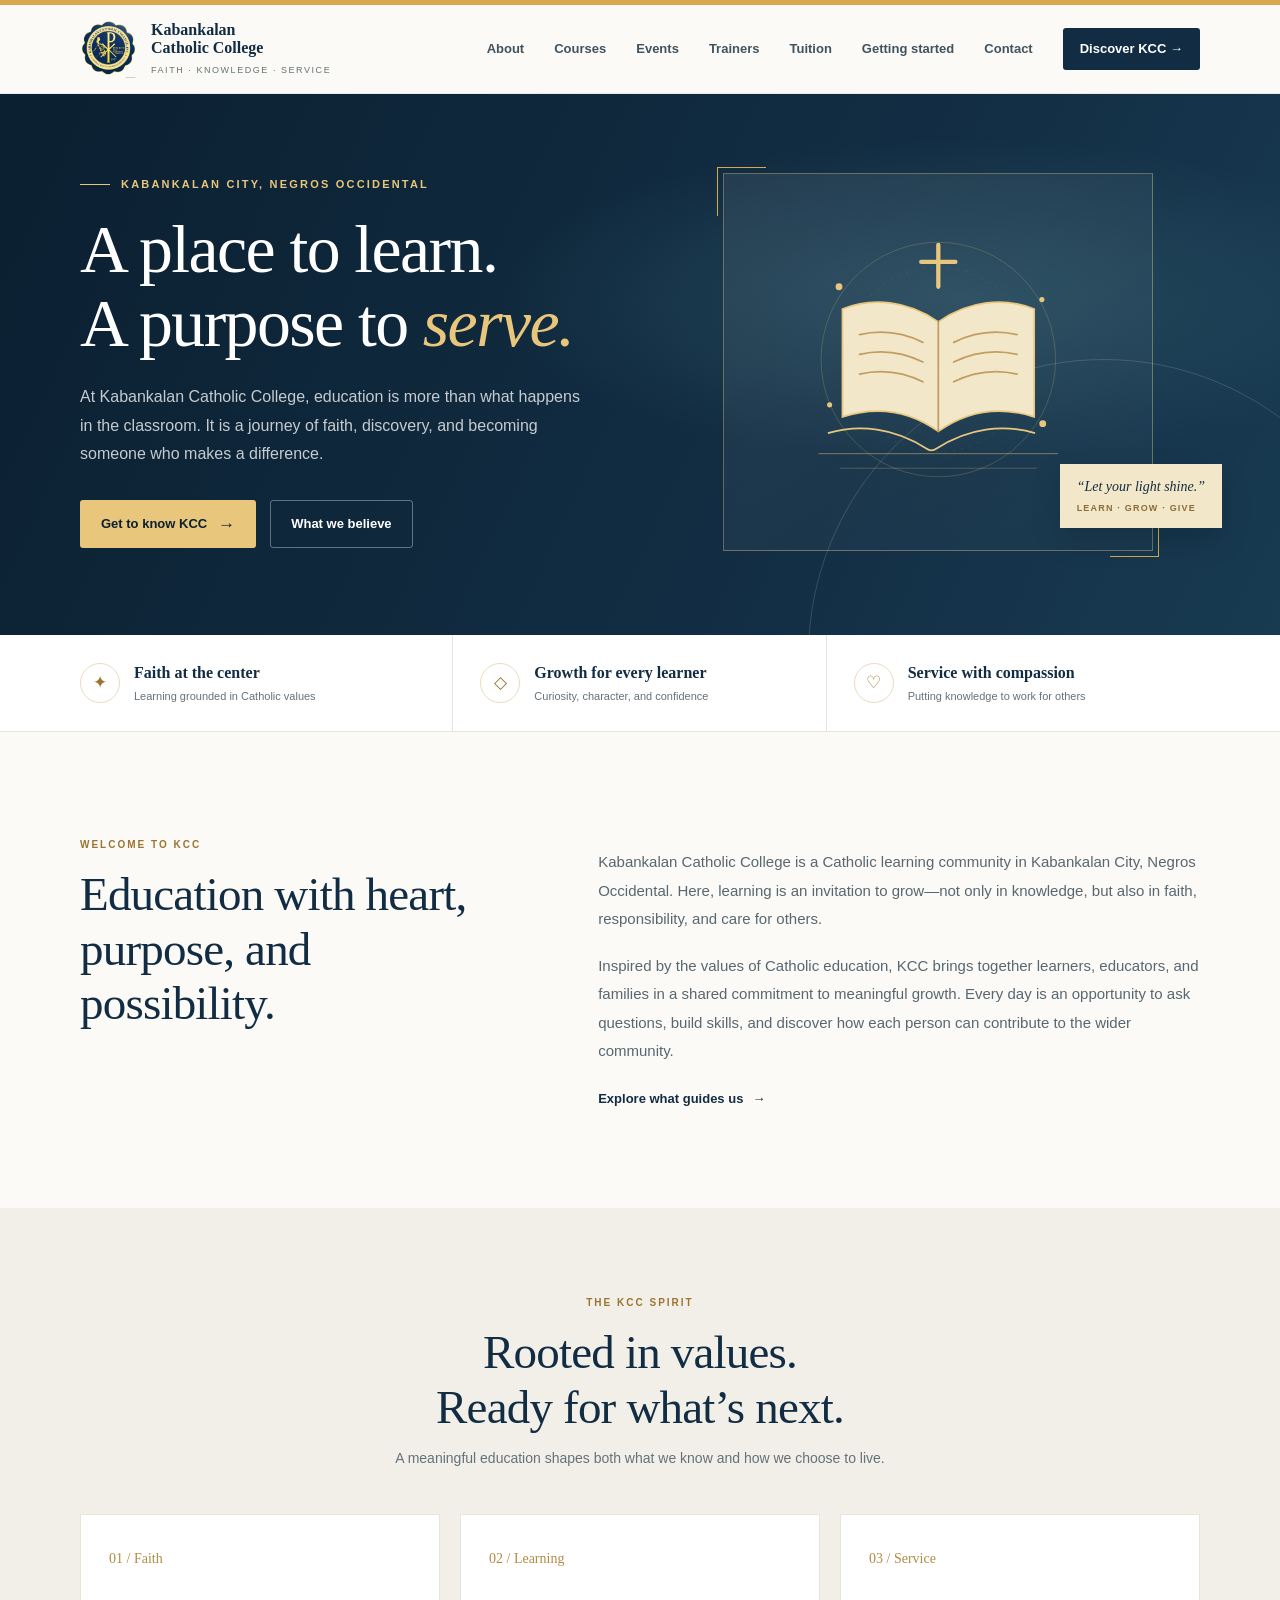
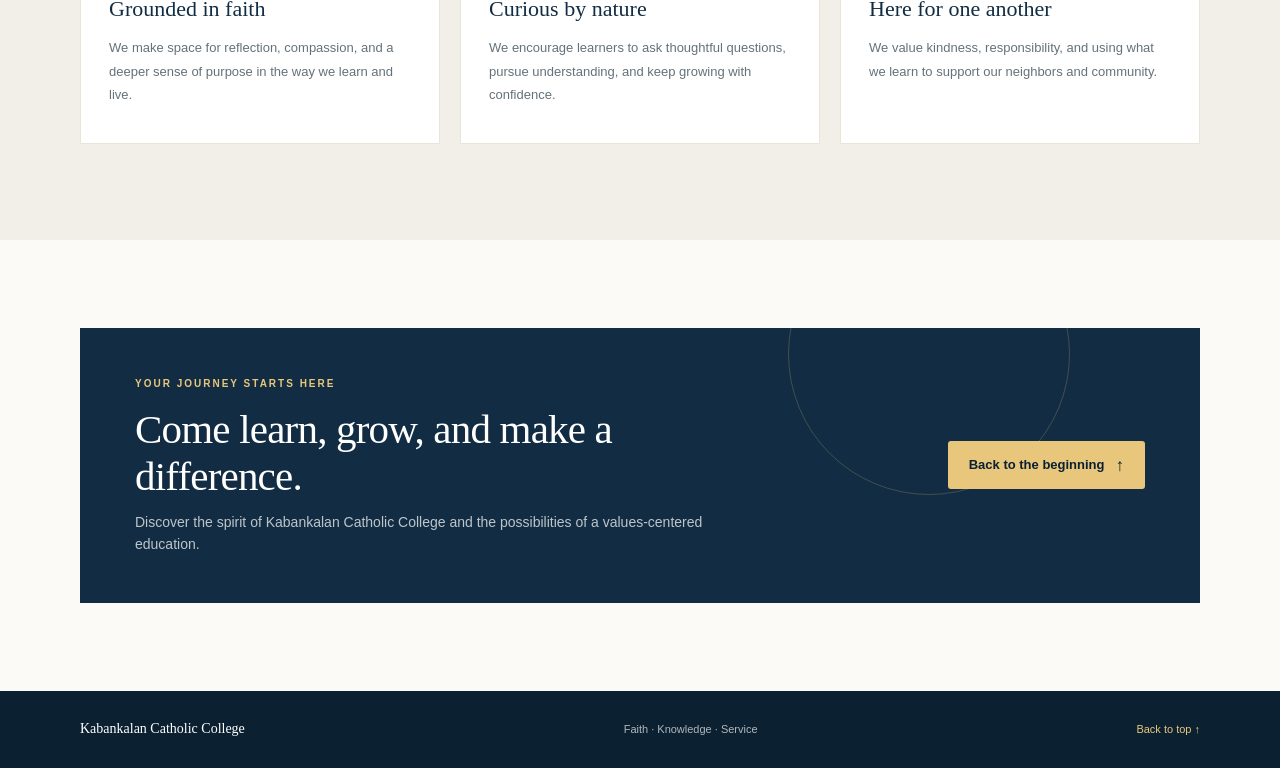
<file: index.html>
<!DOCTYPE html>
<html lang="en">
<head>
  <meta charset="UTF-8">
  <meta name="viewport" content="width=device-width, initial-scale=1.0">
  <meta name="theme-color" content="#122d43">
  <meta name="description" content="Discover Kabankalan Catholic College—a learning community rooted in faith, guided by purpose, and committed to service.">
  <link rel="stylesheet" href="assets/site.css">
  <title>Kabankalan Catholic College | Learn with Purpose</title>
  <style>
    :root {
      color-scheme: light;
      --navy: #122d43;
      --navy-deep: #0b2031;
      --gold: #d7a84d;
      --gold-light: #f3e7c9;
      --ink: #1d2b35;
      --muted: #64727a;
      --paper: #fbfaf6;
      --white: #fff;
      --line: #e8e5dc;
      --serif: Georgia, "Times New Roman", serif;
      --sans: "Segoe UI", Arial, sans-serif;
    }

    * { box-sizing: border-box; }
    html { scroll-behavior: smooth; }
    body {
      margin: 0;
      color: var(--ink);
      background: var(--paper);
      font-family: var(--sans);
      line-height: 1.6;
    }
    a { color: inherit; }
    .wrap { width: min(1120px, calc(100% - 48px)); margin: 0 auto; }
    .topline { height: 5px; background: var(--gold); }

    header {
      position: relative;
      z-index: 5;
      background: rgba(251, 250, 246, .96);
      border-bottom: 1px solid rgba(18, 45, 67, .08);
    }
    .nav {
      min-height: 88px;
      display: flex;
      align-items: center;
      justify-content: space-between;
      gap: 30px;
    }
    .brand {
      display: inline-flex;
      align-items: center;
      gap: 13px;
      text-decoration: none;
      min-width: 230px;
    }
    .brand-logo { width: 58px; height: 58px; display: block; flex: 0 0 58px; object-fit: contain; mix-blend-mode: multiply; }
    .brand-name {
      display: block;
      color: var(--navy);
      font-family: var(--serif);
      font-size: 16px;
      font-weight: 700;
      line-height: 1.15;
    }
    .brand-caption {
      display: block;
      margin-top: 5px;
      color: var(--muted);
      font-size: 9px;
      letter-spacing: 1.55px;
      text-transform: uppercase;
    }
    .nav-links { display: flex; align-items: center; gap: 30px; }
    .nav-links a {
      color: #43535d;
      font-size: 13px;
      font-weight: 600;
      text-decoration: none;
      transition: color .2s ease;
    }
    .nav-links a:hover, .nav-links a:focus-visible { color: #a8731c; }
    .nav-links .nav-cta {
      padding: 11px 17px;
      color: var(--white);
      background: var(--navy);
      border-radius: 3px;
    }
    .nav-links .nav-cta:hover, .nav-links .nav-cta:focus-visible { color: var(--white); background: #204563; }
    .menu-toggle {
      display: none;
      width: 44px;
      height: 44px;
      border: 1px solid var(--line);
      border-radius: 3px;
      background: transparent;
      color: var(--navy);
      font-size: 22px;
      cursor: pointer;
    }

    .hero {
      position: relative;
      overflow: hidden;
      padding: 78px 0 84px;
      color: var(--white);
      background:
        radial-gradient(ellipse at 75% 38%, rgba(52, 94, 111, .55), transparent 34%),
        linear-gradient(115deg, var(--navy-deep), var(--navy) 62%, #183b52);
    }
    .hero::after {
      position: absolute;
      right: -120px;
      bottom: -315px;
      width: 590px;
      height: 590px;
      border: 1px solid rgba(243, 231, 201, .16);
      border-radius: 50%;
      content: "";
    }
    .hero-inner {
      position: relative;
      z-index: 1;
      display: grid;
      grid-template-columns: 1.02fr .98fr;
      align-items: center;
      gap: 50px;
    }
    .eyebrow {
      display: flex;
      align-items: center;
      gap: 11px;
      margin: 0 0 20px;
      color: #e8c77d;
      font-size: 11px;
      font-weight: 700;
      letter-spacing: 2.2px;
      text-transform: uppercase;
    }
    .eyebrow::before { width: 30px; height: 1px; background: currentColor; content: ""; }
    h1, h2, h3, p { margin-top: 0; }
    h1 {
      max-width: 610px;
      margin-bottom: 23px;
      font-family: var(--serif);
      font-size: clamp(43px, 5.3vw, 68px);
      font-weight: 400;
      letter-spacing: -1.6px;
      line-height: 1.08;
    }
    h1 em { color: #e8c77d; font-weight: 400; }
    .hero-copy {
      max-width: 500px;
      margin-bottom: 31px;
      color: rgba(255, 255, 255, .76);
      font-size: 16px;
      line-height: 1.8;
    }
    .actions { display: flex; flex-wrap: wrap; align-items: center; gap: 14px; }
    .button {
      min-height: 48px;
      display: inline-flex;
      align-items: center;
      justify-content: center;
      gap: 11px;
      padding: 0 20px;
      border: 1px solid transparent;
      border-radius: 3px;
      font-size: 13px;
      font-weight: 700;
      text-decoration: none;
      transition: transform .2s ease, background .2s ease;
    }
    .button:hover { transform: translateY(-2px); }
    .button-gold { color: var(--navy-deep); background: #e8c77d; }
    .button-gold:hover { background: #f0d99f; }
    .button-outline { color: var(--white); border-color: rgba(255,255,255,.35); }
    .button-outline:hover { background: rgba(255,255,255,.08); }
    .button .arrow { font-size: 17px; line-height: 1; }
    .hero-art {
      position: relative;
      min-height: 380px;
      display: grid;
      place-items: center;
    }
    .art-frame {
      position: relative;
      width: min(100%, 430px);
      aspect-ratio: 1 / .88;
      display: grid;
      place-items: center;
      border: 1px solid rgba(232, 199, 125, .38);
      background: linear-gradient(145deg, rgba(255,255,255,.08), rgba(255,255,255,.015));
    }
    .art-frame::before, .art-frame::after {
      position: absolute;
      width: 48px;
      height: 48px;
      border-color: var(--gold);
      border-style: solid;
      content: "";
    }
    .art-frame::before { top: -7px; left: -7px; border-width: 1px 0 0 1px; }
    .art-frame::after { right: -7px; bottom: -7px; border-width: 0 1px 1px 0; }
    .hero-art svg { width: 88%; height: auto; overflow: visible; }
    .art-note {
      position: absolute;
      right: -22px;
      bottom: 24px;
      max-width: 185px;
      padding: 13px 17px;
      color: var(--navy);
      background: var(--gold-light);
      box-shadow: 0 12px 30px rgba(0,0,0,.16);
      font-family: var(--serif);
      font-size: 14px;
      font-style: italic;
      line-height: 1.4;
    }
    .art-note span {
      display: block;
      margin-top: 6px;
      color: #8a6c38;
      font-family: var(--sans);
      font-size: 9px;
      font-style: normal;
      font-weight: 700;
      letter-spacing: 1.2px;
      text-transform: uppercase;
    }

    .values-strip {
      position: relative;
      z-index: 2;
      margin-top: -1px;
      background: var(--white);
      border-bottom: 1px solid var(--line);
    }
    .values-inner { display: grid; grid-template-columns: repeat(3, 1fr); }
    .value {
      display: flex;
      align-items: center;
      gap: 14px;
      min-height: 96px;
      padding: 18px 27px;
      border-right: 1px solid var(--line);
    }
    .value:first-child { padding-left: 0; }
    .value:last-child { border-right: 0; }
    .value-icon {
      flex: 0 0 40px;
      width: 40px;
      height: 40px;
      display: grid;
      place-items: center;
      border: 1px solid #e8dcc0;
      border-radius: 50%;
      color: #9d742d;
      font-family: var(--serif);
      font-size: 17px;
    }
    .value strong { display: block; color: var(--navy); font-family: var(--serif); font-size: 16px; }
    .value small { display: block; margin-top: 2px; color: var(--muted); font-size: 11px; }

    section { scroll-margin-top: 28px; }
    .intro { padding: 105px 0 98px; }
    .intro-grid { display: grid; grid-template-columns: .82fr 1.18fr; gap: 100px; align-items: start; }
    .section-label {
      margin: 0 0 14px;
      color: #9b742f;
      font-size: 10px;
      font-weight: 700;
      letter-spacing: 2px;
      text-transform: uppercase;
    }
    h2 {
      margin-bottom: 20px;
      color: var(--navy);
      font-family: var(--serif);
      font-size: clamp(34px, 4vw, 47px);
      font-weight: 400;
      letter-spacing: -.8px;
      line-height: 1.16;
    }
    .intro-copy { padding-top: 11px; }
    .intro-copy p { margin-bottom: 18px; color: #586770; font-size: 15px; line-height: 1.9; }
    .text-link {
      display: inline-flex;
      align-items: center;
      gap: 9px;
      margin-top: 5px;
      color: var(--navy);
      font-size: 13px;
      font-weight: 700;
      text-decoration: none;
    }
    .text-link:hover { color: #9b742f; }

    .pillars { padding: 87px 0 96px; background: #f1efe8; }
    .section-heading { max-width: 560px; margin: 0 auto 44px; text-align: center; }
    .section-heading h2 { margin-bottom: 13px; }
    .section-heading > p:last-child { margin-bottom: 0; color: var(--muted); font-size: 14px; }
    .pillar-grid { display: grid; grid-template-columns: repeat(3, 1fr); gap: 20px; }
    .pillar {
      min-height: 230px;
      padding: 30px 28px 27px;
      background: var(--white);
      border: 1px solid #e9e5d9;
    }
    .pillar-number { color: #b38b46; font-family: var(--serif); font-size: 14px; }
    .pillar h3 { margin: 21px 0 10px; color: var(--navy); font-family: var(--serif); font-size: 22px; font-weight: 400; }
    .pillar p { margin-bottom: 0; color: var(--muted); font-size: 13px; line-height: 1.8; }

    .callout { padding: 88px 0; }
    .callout-panel {
      position: relative;
      overflow: hidden;
      display: flex;
      align-items: center;
      justify-content: space-between;
      gap: 35px;
      padding: 48px 55px;
      color: var(--white);
      background: var(--navy);
    }
    .callout-panel::after {
      position: absolute;
      top: -115px;
      right: 130px;
      width: 280px;
      height: 280px;
      border: 1px solid rgba(232,199,125,.22);
      border-radius: 50%;
      content: "";
    }
    .callout-copy { position: relative; z-index: 1; max-width: 610px; }
    .callout-copy .section-label { color: #e8c77d; }
    .callout-copy h2 { margin-bottom: 10px; color: var(--white); font-size: clamp(30px, 3.5vw, 41px); }
    .callout-copy p:last-child { margin-bottom: 0; color: rgba(255,255,255,.72); font-size: 14px; }
    .callout-panel .button { position: relative; z-index: 1; flex: 0 0 auto; }

    footer { padding: 27px 0; color: rgba(255,255,255,.68); background: var(--navy-deep); }
    .footer-inner { display: flex; align-items: center; justify-content: space-between; gap: 20px; }
    .footer-brand { color: var(--white); font-family: var(--serif); font-size: 14px; }
    footer p { margin: 0; font-size: 11px; }
    .back-top { color: #e8c77d; font-size: 11px; text-decoration: none; }

    @media (max-width: 820px) {
      .nav-links { gap: 18px; }
      .nav-links a { font-size: 12px; }
      .hero { padding: 62px 0 70px; }
      .hero-inner { gap: 25px; }
      .hero-art { min-height: 310px; }
      .intro-grid { gap: 50px; }
      .value { padding-right: 15px; padding-left: 15px; }
    }
    @media (max-width: 900px) {
      .menu-toggle { display: block; }
      .nav-links {
        position: absolute;
        top: calc(100% + 1px);
        right: 0;
        left: 0;
        display: none;
        align-items: stretch;
        gap: 0;
        padding: 8px 18px 17px;
        background: var(--paper);
        border-bottom: 1px solid var(--line);
      }
      .nav-links.is-open { display: flex; flex-direction: column; }
      .nav-links a { padding: 12px 5px; }
      .nav-links .nav-cta { margin-top: 5px; padding: 12px 15px; text-align: center; }
    }
    @media (max-width: 650px) {
      .wrap { width: min(100% - 36px, 520px); }
      .nav { min-height: 75px; }
      .brand { min-width: 0; }
      .brand-logo { width: 50px; height: 50px; flex-basis: 50px; }
      .brand-name { font-size: 14px; }
      .brand-caption { font-size: 8px; }
      .menu-toggle { display: block; }
      .nav-links {
        position: absolute;
        top: calc(100% + 1px);
        right: 0;
        left: 0;
        display: none;
        align-items: stretch;
        gap: 0;
        padding: 8px 18px 17px;
        background: var(--paper);
        border-bottom: 1px solid var(--line);
      }
      .nav-links.is-open { display: flex; flex-direction: column; }
      .nav-links a { padding: 12px 5px; }
      .nav-links .nav-cta { margin-top: 5px; padding: 12px 15px; text-align: center; }
      .hero { padding: 54px 0 65px; }
      .hero-inner { grid-template-columns: 1fr; gap: 38px; }
      h1 { max-width: 470px; font-size: clamp(43px, 12vw, 58px); }
      .hero-copy { font-size: 14px; }
      .hero-art { min-height: 280px; }
      .art-frame { width: min(88%, 360px); }
      .art-note { right: -2px; bottom: 12px; }
      .values-inner { grid-template-columns: 1fr; padding: 8px 0; }
      .value, .value:first-child {
        min-height: 70px;
        padding: 12px 0;
        border-right: 0;
        border-bottom: 1px solid var(--line);
      }
      .value:last-child { border-bottom: 0; }
      .intro { padding: 72px 0; }
      .intro-grid { grid-template-columns: 1fr; gap: 8px; }
      .intro-copy { padding-top: 0; }
      .pillars { padding: 68px 0 72px; }
      .section-heading { margin-bottom: 30px; }
      .pillar-grid { grid-template-columns: 1fr; gap: 12px; }
      .pillar { min-height: 0; padding: 24px; }
      .pillar h3 { margin-top: 13px; }
      .callout { padding: 62px 0; }
      .callout-panel { align-items: flex-start; flex-direction: column; padding: 34px 25px; }
      .footer-inner { align-items: flex-start; flex-direction: column; gap: 9px; }
    }
    @media (prefers-reduced-motion: reduce) {
      *, *::before, *::after { scroll-behavior: auto !important; transition-duration: .01ms !important; }
    }
  </style>
</head>
<body>
  <div class="topline"></div>
  <header>
    <nav class="nav wrap" aria-label="Main navigation">
      <a class="brand" href="#home" aria-label="Kabankalan Catholic College home">
        <img class="brand-logo" src="assets/kcc-logo.png" alt="">
        <span>
          <span class="brand-name">Kabankalan<br>Catholic College</span>
          <span class="brand-caption">Faith · Knowledge · Service</span>
        </span>
      </a>
      <button class="menu-toggle" type="button" aria-label="Open navigation menu" aria-expanded="false" aria-controls="primary-links">☰</button>
      <div class="nav-links" id="primary-links">
        <a href="about.html">About</a>
        <a href="courses.html">Courses</a>
        <a href="events.html">Events</a>
        <a href="trainers.html">Trainers</a>
        <a href="pricing.html">Tuition</a>
        <a href="starter-page.html">Getting started</a>
        <a href="contact.html">Contact</a>
        <a class="nav-cta" href="contact.html">Discover KCC <span aria-hidden="true">→</span></a>
      </div>
    </nav>
  </header>

  <main>
    <section class="hero" id="home">
      <div class="hero-inner wrap">
        <div>
          <p class="eyebrow">Kabankalan City, Negros Occidental</p>
          <h1>A place to learn.<br>A purpose to <em>serve.</em></h1>
          <p class="hero-copy">At Kabankalan Catholic College, education is more than what happens in the classroom. It is a journey of faith, discovery, and becoming someone who makes a difference.</p>
          <div class="actions">
            <a class="button button-gold" href="#about">Get to know KCC <span class="arrow" aria-hidden="true">→</span></a>
            <a class="button button-outline" href="#values">What we believe</a>
          </div>
        </div>
        <div class="hero-art" aria-label="Illustration of an open book beneath a cross">
          <div class="art-frame">
            <svg viewBox="0 0 440 360" role="img" aria-hidden="true" xmlns="http://www.w3.org/2000/svg">
              <circle cx="220" cy="177" r="137" fill="none" stroke="#e8c77d" stroke-opacity=".24"/>
              <circle cx="220" cy="177" r="108" fill="none" stroke="#e8c77d" stroke-opacity=".14" stroke-dasharray="2 8"/>
              <path d="M220 43v49M200 63h40" stroke="#e8c77d" stroke-width="5" stroke-linecap="round"/>
              <path d="M220 133c-36-25-77-29-112-15v126c38-12 77-8 112 17 35-25 74-29 112-17V118c-35-14-76-10-112 15Z" fill="#f3e7c9" stroke="#e8c77d" stroke-width="2"/>
              <path d="M220 133v128M128 148c26-6 52-2 74 9M128 171c26-6 52-2 74 9M128 194c26-6 52-2 74 9M312 148c-26-6-52-2-74 9M312 171c-26-6-52-2-74 9M312 194c-26-6-52-2-74 9" fill="none" stroke="#b48b48" stroke-width="2" stroke-linecap="round" opacity=".8"/>
              <path d="M91 263c37-11 78-6 115 18 4 3 8 3 12 0 37-24 78-29 115-18" fill="none" stroke="#e8c77d" stroke-width="2"/>
              <path d="M80 287h280" stroke="#e8c77d" stroke-opacity=".55"/>
              <path d="M105 304h230" stroke="#e8c77d" stroke-opacity=".3"/>
              <circle cx="104" cy="92" r="4" fill="#e8c77d"/>
              <circle cx="341" cy="107" r="3" fill="#e8c77d"/>
              <circle cx="342" cy="252" r="4" fill="#e8c77d"/>
              <circle cx="93" cy="230" r="3" fill="#e8c77d"/>
            </svg>
          </div>
          <div class="art-note">“Let your light shine.”<span>Learn · Grow · Give</span></div>
        </div>
      </div>
    </section>

    <div class="values-strip" aria-label="College guiding principles">
      <div class="values-inner wrap">
        <div class="value">
          <span class="value-icon" aria-hidden="true">✦</span>
          <span><strong>Faith at the center</strong><small>Learning grounded in Catholic values</small></span>
        </div>
        <div class="value">
          <span class="value-icon" aria-hidden="true">◇</span>
          <span><strong>Growth for every learner</strong><small>Curiosity, character, and confidence</small></span>
        </div>
        <div class="value">
          <span class="value-icon" aria-hidden="true">♡</span>
          <span><strong>Service with compassion</strong><small>Putting knowledge to work for others</small></span>
        </div>
      </div>
    </div>

    <section class="intro" id="about">
      <div class="intro-grid wrap">
        <div>
          <p class="section-label">Welcome to KCC</p>
          <h2>Education with heart, purpose, and possibility.</h2>
        </div>
        <div class="intro-copy">
          <p>Kabankalan Catholic College is a Catholic learning community in Kabankalan City, Negros Occidental. Here, learning is an invitation to grow—not only in knowledge, but also in faith, responsibility, and care for others.</p>
          <p>Inspired by the values of Catholic education, KCC brings together learners, educators, and families in a shared commitment to meaningful growth. Every day is an opportunity to ask questions, build skills, and discover how each person can contribute to the wider community.</p>
          <a class="text-link" href="#values">Explore what guides us <span aria-hidden="true">→</span></a>
        </div>
      </div>
    </section>

    <section class="pillars" id="values">
      <div class="wrap">
        <div class="section-heading">
          <p class="section-label">The KCC spirit</p>
          <h2>Rooted in values.<br>Ready for what’s next.</h2>
          <p>A meaningful education shapes both what we know and how we choose to live.</p>
        </div>
        <div class="pillar-grid">
          <article class="pillar">
            <span class="pillar-number">01 / Faith</span>
            <h3>Grounded in faith</h3>
            <p>We make space for reflection, compassion, and a deeper sense of purpose in the way we learn and live.</p>
          </article>
          <article class="pillar">
            <span class="pillar-number">02 / Learning</span>
            <h3>Curious by nature</h3>
            <p>We encourage learners to ask thoughtful questions, pursue understanding, and keep growing with confidence.</p>
          </article>
          <article class="pillar">
            <span class="pillar-number">03 / Service</span>
            <h3>Here for one another</h3>
            <p>We value kindness, responsibility, and using what we learn to support our neighbors and community.</p>
          </article>
        </div>
      </div>
    </section>

    <section class="callout" id="community">
      <div class="callout-panel wrap">
        <div class="callout-copy">
          <p class="section-label">Your journey starts here</p>
          <h2>Come learn, grow, and make a difference.</h2>
          <p>Discover the spirit of Kabankalan Catholic College and the possibilities of a values-centered education.</p>
        </div>
        <a class="button button-gold" href="#home">Back to the beginning <span class="arrow" aria-hidden="true">↑</span></a>
      </div>
    </section>
  </main>

  <footer>
    <div class="footer-inner wrap">
      <span class="footer-brand">Kabankalan Catholic College</span>
      <p>Faith · Knowledge · Service</p>
      <a class="back-top" href="#home">Back to top ↑</a>
    </div>
  </footer>
  <script src="assets/site.js"></script>
</body>
</html>
</file>
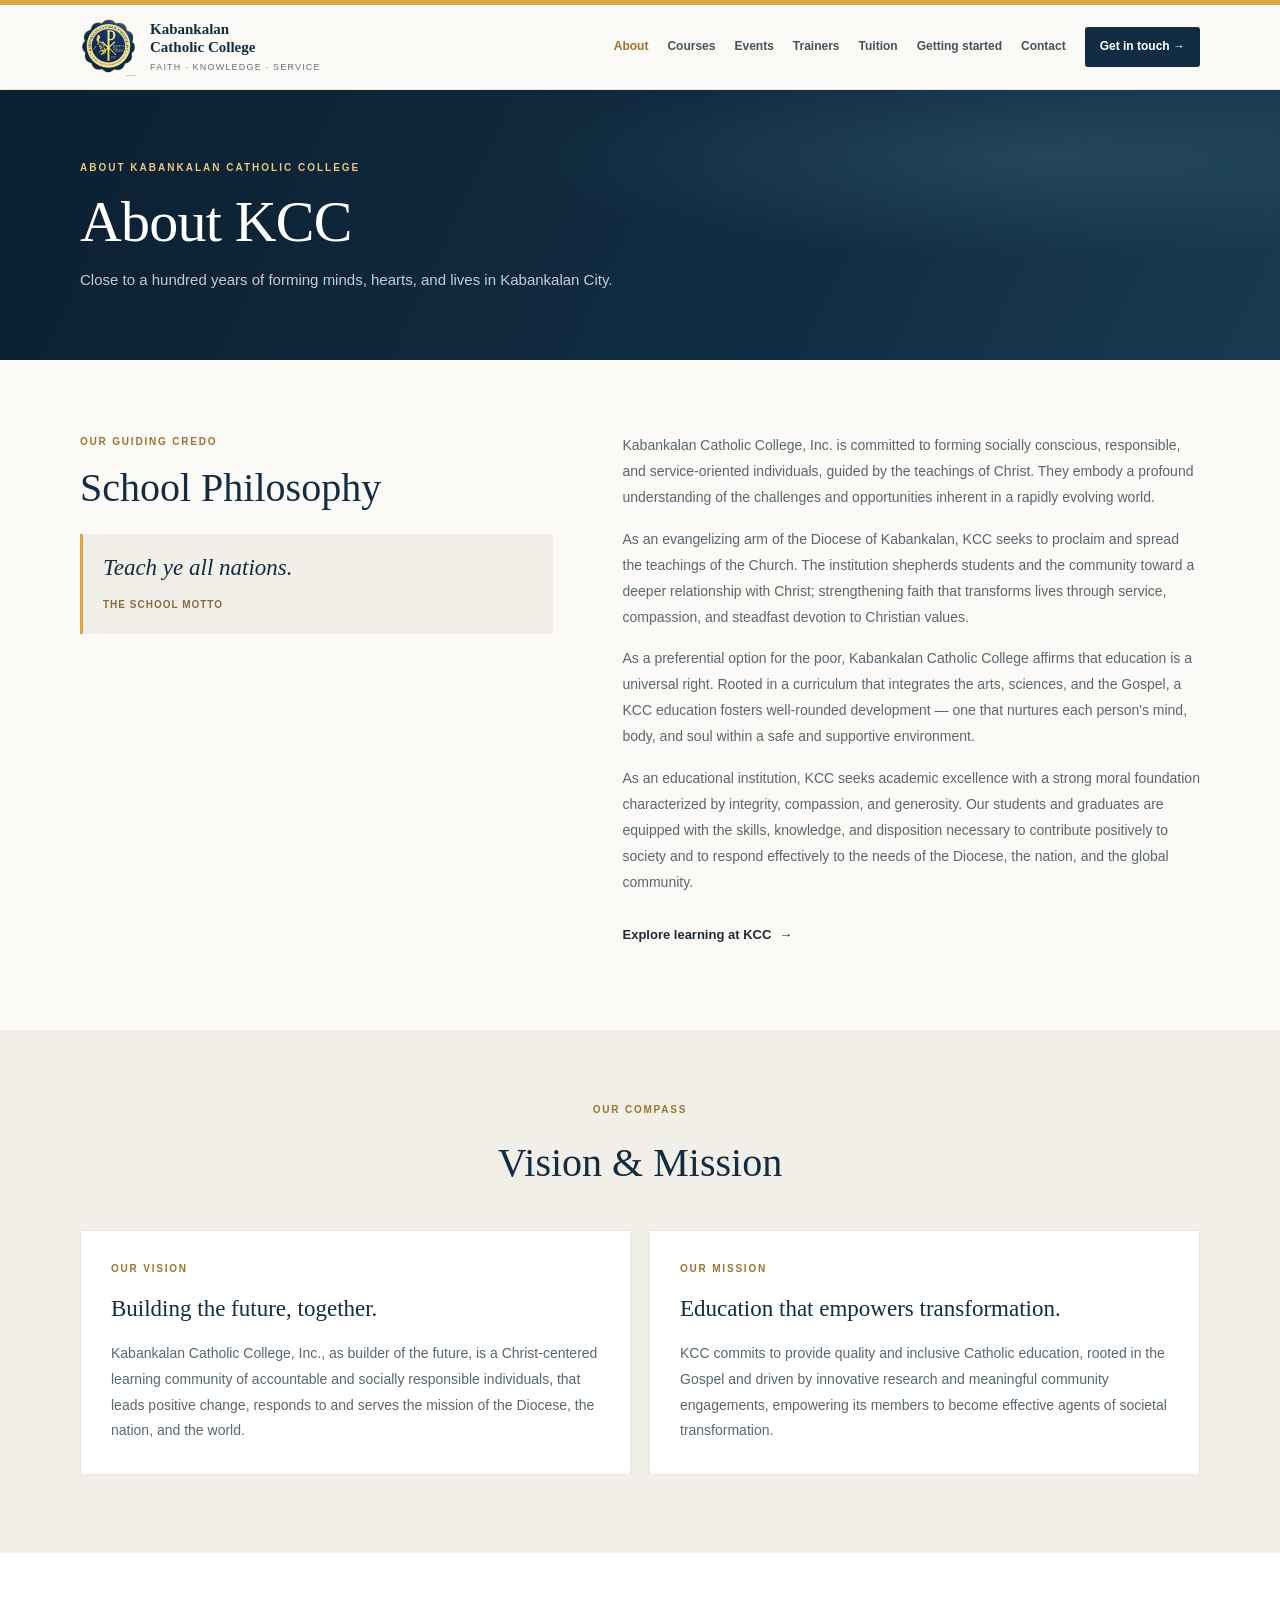
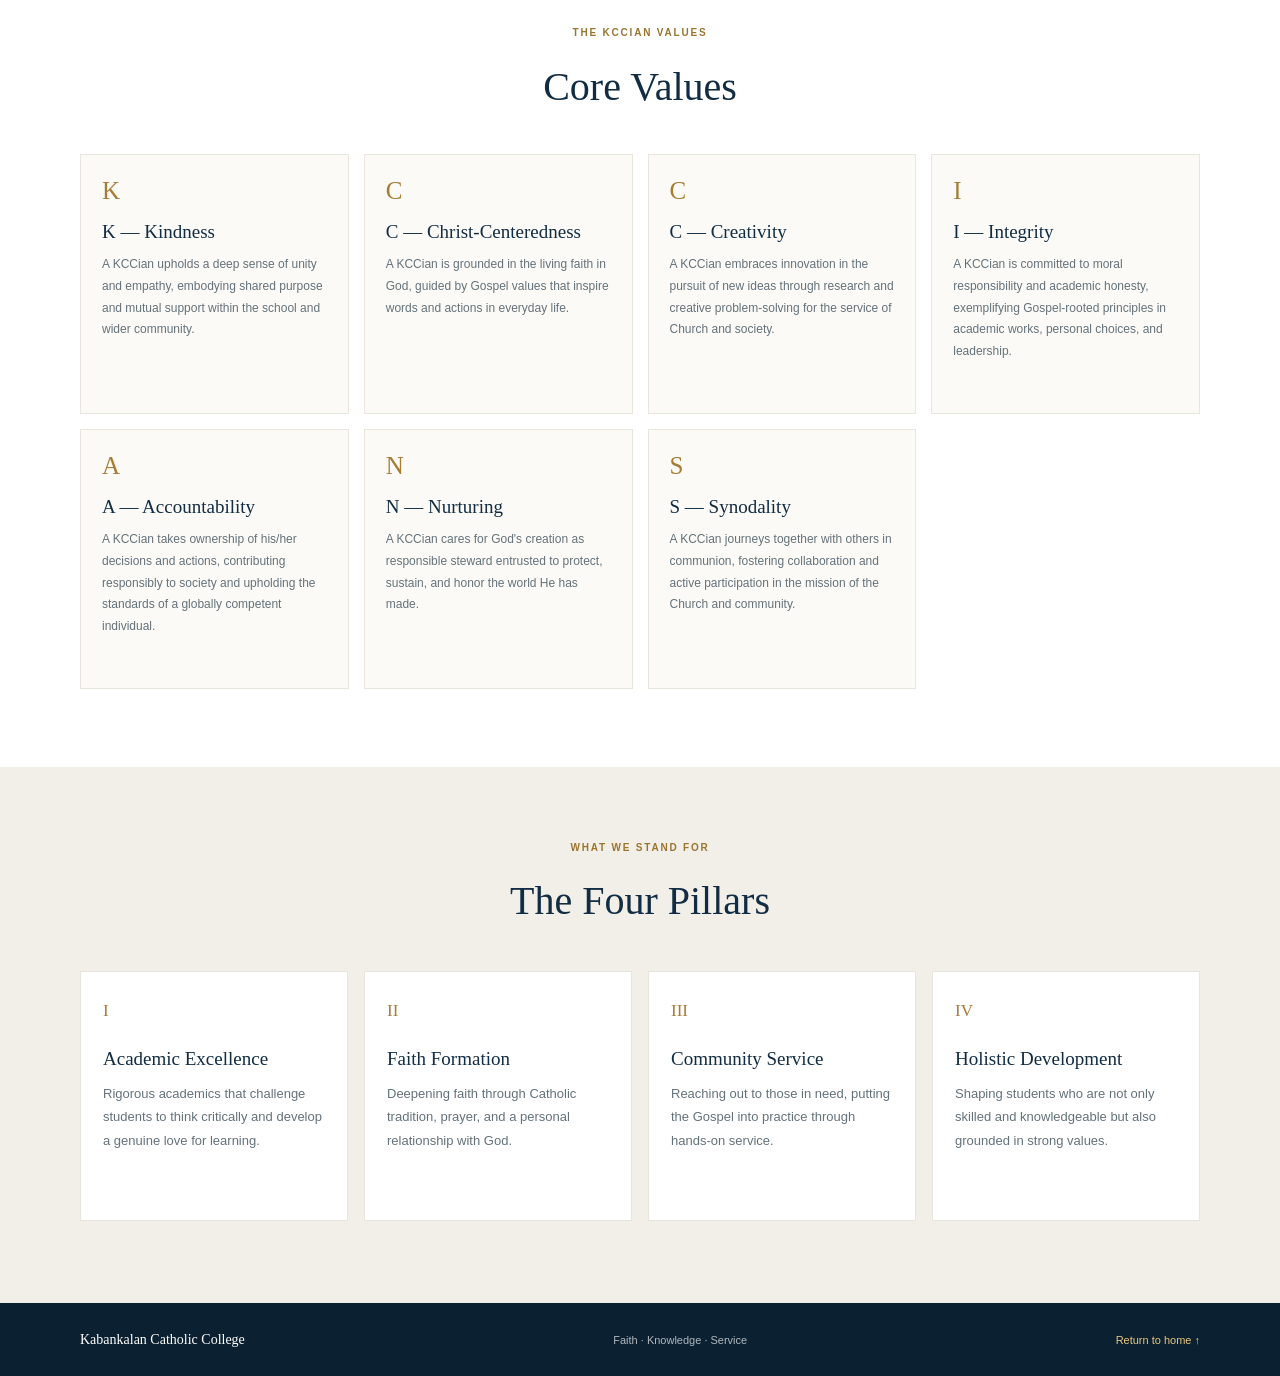
<file: about.html>
<!DOCTYPE html>
<html lang="en">
<head>
  <meta charset="UTF-8">
  <meta name="viewport" content="width=device-width, initial-scale=1.0">
  <meta name="description" content="Learn about the values and learning community of Kabankalan Catholic College.">
  <title>About KCC | Kabankalan Catholic College</title>
  <link rel="stylesheet" href="assets/site.css">
</head>
<body class="inner-page">
  <div class="site-topline"></div>
  <header class="site-header">
    <nav class="site-nav site-wrap" aria-label="Main navigation">
      <a class="site-brand" href="index.html">
        <img class="site-brand-logo" src="assets/kcc-logo.png" alt="">
        <span><span class="site-brand-name">Kabankalan<br>Catholic College</span><span class="site-brand-tag">Faith · Knowledge · Service</span></span>
      </a>
      <button class="menu-toggle" type="button" aria-label="Open navigation menu" aria-expanded="false" aria-controls="primary-links">☰</button>
      <div class="site-nav-links" id="primary-links">
        <a href="about.html" aria-current="page">About</a><a href="courses.html">Courses</a><a href="events.html">Events</a>
        <a href="trainers.html">Trainers</a><a href="pricing.html">Tuition</a><a href="starter-page.html">Getting started</a><a href="contact.html">Contact</a>
        <a class="site-nav-cta" href="contact.html">Get in touch →</a>
      </div>
    </nav>
  </header>
  <main>
    <section class="page-hero">
      <div class="site-wrap">
        <p class="page-kicker">About Kabankalan Catholic College</p>
        <h1>About KCC</h1>
        <p>Close to a hundred years of forming minds, hearts, and lives in Kabankalan City.</p>
      </div>
    </section>
    <section class="page-content">
      <div class="page-columns site-wrap">
        <div>
          <p class="page-label">Our Guiding Credo</p>
          <h2>School Philosophy</h2>
          <blockquote class="school-credo">
            <p>Teach ye all nations.</p>
            <cite>The School Motto</cite>
          </blockquote>
        </div>
        <div class="page-copy">
          <p>Kabankalan Catholic College, Inc. is committed to forming socially conscious, responsible, and service-oriented individuals, guided by the teachings of Christ. They embody a profound understanding of the challenges and opportunities inherent in a rapidly evolving world.</p>
          <p>As an evangelizing arm of the Diocese of Kabankalan, KCC seeks to proclaim and spread the teachings of the Church. The institution shepherds students and the community toward a deeper relationship with Christ; strengthening faith that transforms lives through service, compassion, and steadfast devotion to Christian values.</p>
          <p>As a preferential option for the poor, Kabankalan Catholic College affirms that education is a universal right. Rooted in a curriculum that integrates the arts, sciences, and the Gospel, a KCC education fosters well-rounded development — one that nurtures each person's mind, body, and soul within a safe and supportive environment.</p>
          <p>As an educational institution, KCC seeks academic excellence with a strong moral foundation characterized by integrity, compassion, and generosity. Our students and graduates are equipped with the skills, knowledge, and disposition necessary to contribute positively to society and to respond effectively to the needs of the Diocese, the nation, and the global community.</p>
          <a class="page-link" href="courses.html">Explore learning at KCC <span aria-hidden="true">→</span></a>
        </div>
      </div>
    </section>
    <section class="vision-mission-section">
      <div class="site-wrap">
        <div class="vision-mission-heading">
          <p class="page-label">Our Compass</p>
          <h2>Vision &amp; Mission</h2>
        </div>
        <div class="vision-mission-grid">
          <article class="vision-mission-card">
            <p class="page-label">Our Vision</p>
            <h3>Building the future, together.</h3>
            <p>Kabankalan Catholic College, Inc., as builder of the future, is a Christ-centered learning community of accountable and socially responsible individuals, that leads positive change, responds to and serves the mission of the Diocese, the nation, and the world.</p>
          </article>
          <article class="vision-mission-card">
            <p class="page-label">Our Mission</p>
            <h3>Education that empowers transformation.</h3>
            <p>KCC commits to provide quality and inclusive Catholic education, rooted in the Gospel and driven by innovative research and meaningful community engagements, empowering its members to become effective agents of societal transformation.</p>
          </article>
        </div>
      </div>
    </section>
    <section class="core-values-section">
      <div class="site-wrap">
        <div class="vision-mission-heading">
          <p class="page-label">The KCCIAN Values</p>
          <h2>Core Values</h2>
        </div>
        <div class="core-values-grid">
          <article class="core-value-card">
            <span class="core-value-letter" aria-hidden="true">K</span>
            <h3>K — Kindness</h3>
            <p>A KCCian upholds a deep sense of unity and empathy, embodying shared purpose and mutual support within the school and wider community.</p>
          </article>
          <article class="core-value-card">
            <span class="core-value-letter" aria-hidden="true">C</span>
            <h3>C — Christ-Centeredness</h3>
            <p>A KCCian is grounded in the living faith in God, guided by Gospel values that inspire words and actions in everyday life.</p>
          </article>
          <article class="core-value-card">
            <span class="core-value-letter" aria-hidden="true">C</span>
            <h3>C — Creativity</h3>
            <p>A KCCian embraces innovation in the pursuit of new ideas through research and creative problem-solving for the service of Church and society.</p>
          </article>
          <article class="core-value-card">
            <span class="core-value-letter" aria-hidden="true">I</span>
            <h3>I — Integrity</h3>
            <p>A KCCian is committed to moral responsibility and academic honesty, exemplifying Gospel-rooted principles in academic works, personal choices, and leadership.</p>
          </article>
          <article class="core-value-card">
            <span class="core-value-letter" aria-hidden="true">A</span>
            <h3>A — Accountability</h3>
            <p>A KCCian takes ownership of his/her decisions and actions, contributing responsibly to society and upholding the standards of a globally competent individual.</p>
          </article>
          <article class="core-value-card">
            <span class="core-value-letter" aria-hidden="true">N</span>
            <h3>N — Nurturing</h3>
            <p>A KCCian cares for God's creation as responsible steward entrusted to protect, sustain, and honor the world He has made.</p>
          </article>
          <article class="core-value-card">
            <span class="core-value-letter" aria-hidden="true">S</span>
            <h3>S — Synodality</h3>
            <p>A KCCian journeys together with others in communion, fostering collaboration and active participation in the mission of the Church and community.</p>
          </article>
        </div>
      </div>
    </section>
    <section class="four-pillars-section">
      <div class="site-wrap">
        <div class="four-pillars-heading">
          <p class="page-label">What We Stand For</p>
          <h2>The Four Pillars</h2>
        </div>
        <div class="four-pillars-grid">
          <article class="four-pillar">
            <span class="four-pillar-number">I</span>
            <h3>Academic Excellence</h3>
            <p>Rigorous academics that challenge students to think critically and develop a genuine love for learning.</p>
          </article>
          <article class="four-pillar">
            <span class="four-pillar-number">II</span>
            <h3>Faith Formation</h3>
            <p>Deepening faith through Catholic tradition, prayer, and a personal relationship with God.</p>
          </article>
          <article class="four-pillar">
            <span class="four-pillar-number">III</span>
            <h3>Community Service</h3>
            <p>Reaching out to those in need, putting the Gospel into practice through hands-on service.</p>
          </article>
          <article class="four-pillar">
            <span class="four-pillar-number">IV</span>
            <h3>Holistic Development</h3>
            <p>Shaping students who are not only skilled and knowledgeable but also grounded in strong values.</p>
          </article>
        </div>
      </div>
    </section>
  </main>
  <footer class="site-footer"><div class="site-footer-inner site-wrap"><strong>Kabankalan Catholic College</strong><p>Faith · Knowledge · Service</p><a href="index.html">Return to home ↑</a></div></footer>
  <script src="assets/site.js"></script>
</body>
</html>
</file>
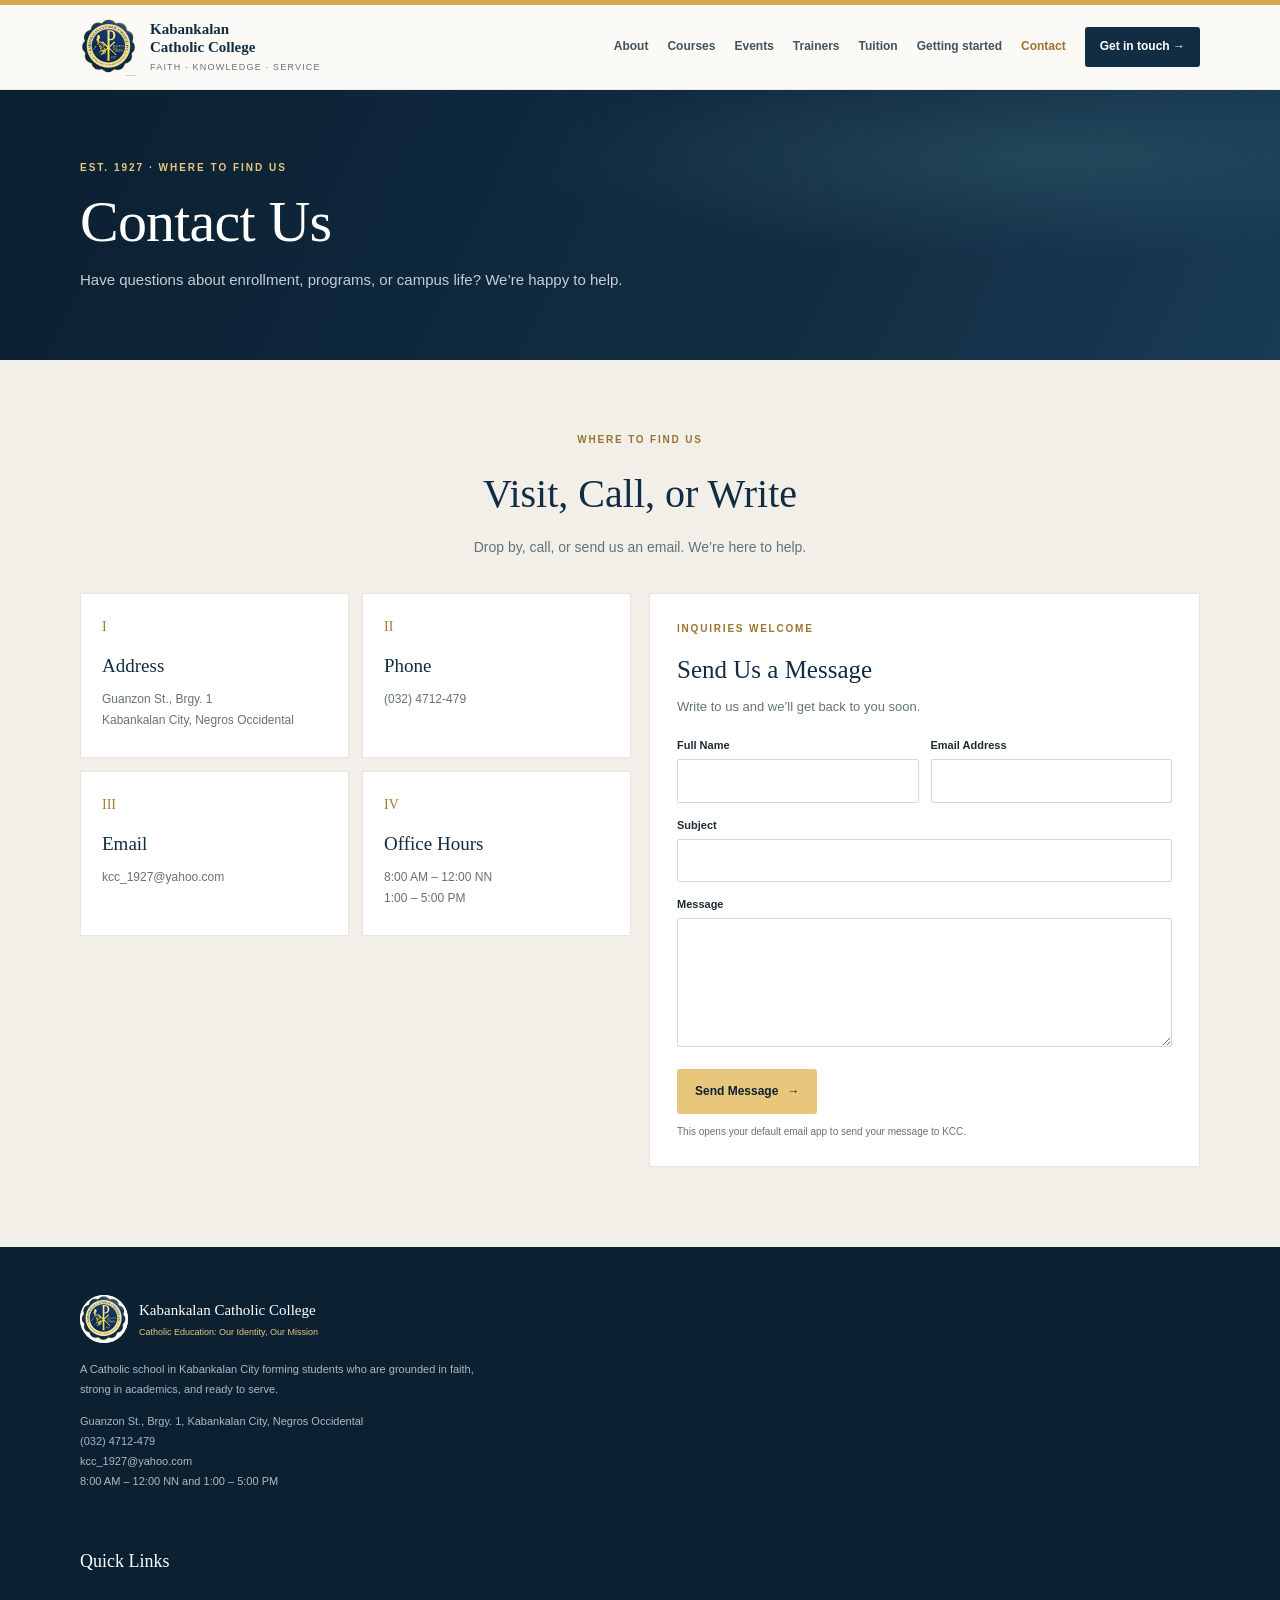
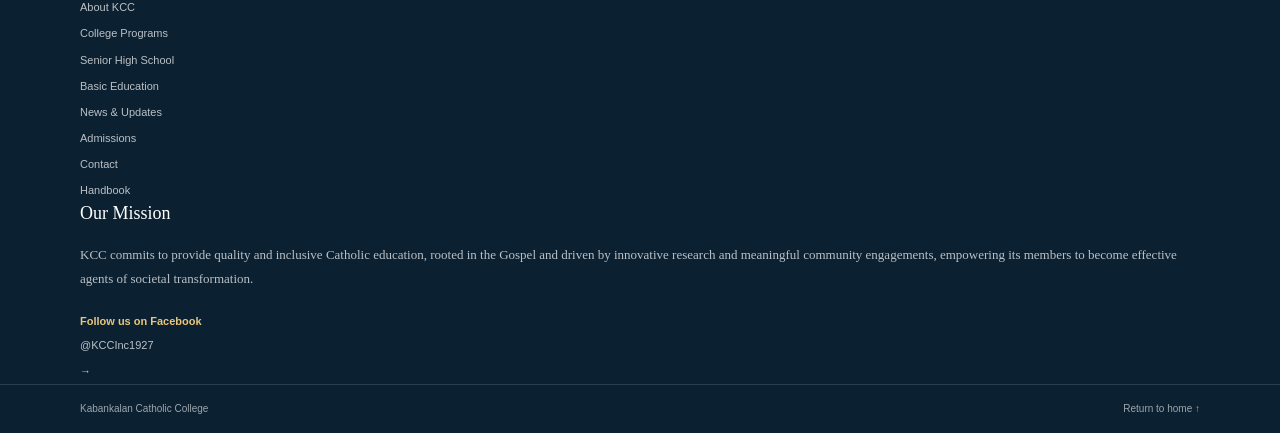
<file: contact.html>
<!DOCTYPE html>
<html lang="en">
<head>
  <meta charset="UTF-8">
  <meta name="viewport" content="width=device-width, initial-scale=1.0">
  <meta name="description" content="Contact Kabankalan Catholic College about enrollment, programs, and campus life.">
  <title>Contact Us | Kabankalan Catholic College</title>
  <link rel="stylesheet" href="assets/site.css">
</head>
<body class="inner-page">
  <div class="site-topline"></div>
  <header class="site-header">
    <nav class="site-nav site-wrap" aria-label="Main navigation">
      <a class="site-brand" href="index.html"><img class="site-brand-logo" src="assets/kcc-logo.png" alt=""><span><span class="site-brand-name">Kabankalan<br>Catholic College</span><span class="site-brand-tag">Faith · Knowledge · Service</span></span></a>
      <button class="menu-toggle" type="button" aria-label="Open navigation menu" aria-expanded="false" aria-controls="primary-links">☰</button>
      <div class="site-nav-links" id="primary-links">
        <a href="about.html">About</a><a href="courses.html">Courses</a><a href="events.html">Events</a>
        <a href="trainers.html">Trainers</a><a href="pricing.html">Tuition</a><a href="starter-page.html">Getting started</a><a href="contact.html" aria-current="page">Contact</a>
        <a class="site-nav-cta" href="contact.html">Get in touch →</a>
      </div>
    </nav>
  </header>
  <main>
    <section class="page-hero">
      <div class="site-wrap">
        <p class="page-kicker">Est. 1927 · Where to Find Us</p>
        <h1>Contact Us</h1>
        <p>Have questions about enrollment, programs, or campus life? We’re happy to help.</p>
      </div>
    </section>
    <section class="contact-section" id="contact-details">
      <div class="site-wrap">
        <div class="contact-heading">
          <p class="page-label">Where to Find Us</p>
          <h2>Visit, Call, or Write</h2>
          <p>Drop by, call, or send us an email. We’re here to help.</p>
        </div>
        <div class="contact-grid">
          <div class="contact-details-grid">
            <article class="contact-detail">
              <span class="contact-detail-number">I</span>
              <h3>Address</h3>
              <address>Guanzon St., Brgy. 1<br>Kabankalan City, Negros Occidental</address>
            </article>
            <article class="contact-detail">
              <span class="contact-detail-number">II</span>
              <h3>Phone</h3>
              <p><a href="tel:0324712479">(032) 4712-479</a></p>
            </article>
            <article class="contact-detail">
              <span class="contact-detail-number">III</span>
              <h3>Email</h3>
              <p><a href="mailto:kcc_1927@yahoo.com">kcc_1927@yahoo.com</a></p>
            </article>
            <article class="contact-detail">
              <span class="contact-detail-number">IV</span>
              <h3>Office Hours</h3>
              <p>8:00 AM – 12:00 NN<br>1:00 – 5:00 PM</p>
            </article>
          </div>
          <form class="contact-form" id="contact-form">
            <p class="page-label">Inquiries Welcome</p>
            <h3>Send Us a Message</h3>
            <p class="contact-form-intro">Write to us and we’ll get back to you soon.</p>
            <div class="contact-form-row">
              <div class="contact-field">
                <label for="contact-name">Full Name</label>
                <input id="contact-name" name="fullName" type="text" autocomplete="name" required>
              </div>
              <div class="contact-field">
                <label for="contact-email">Email Address</label>
                <input id="contact-email" name="email" type="email" autocomplete="email" required>
              </div>
            </div>
            <div class="contact-field">
              <label for="contact-subject">Subject</label>
              <input id="contact-subject" name="subject" type="text" required>
            </div>
            <div class="contact-field">
              <label for="contact-message">Message</label>
              <textarea id="contact-message" name="message" rows="5" required></textarea>
            </div>
            <button class="page-button" type="submit">Send Message <span aria-hidden="true">→</span></button>
            <p class="contact-form-note">This opens your default email app to send your message to KCC.</p>
          </form>
        </div>
      </div>
    </section>
    <section class="contact-footer">
      <div class="site-wrap">
        <div class="contact-footer-grid">
          <section class="contact-footer-about">
            <a class="contact-footer-brand" href="https://kcc.edu.ph/">
              <img src="assets/kcc-logo.png" alt="">
              <span><strong>Kabankalan Catholic College</strong><small>Catholic Education: Our Identity, Our Mission</small></span>
            </a>
            <p>A Catholic school in Kabankalan City forming students who are grounded in faith, strong in academics, and ready to serve.</p>
            <address>
              Guanzon St., Brgy. 1, Kabankalan City, Negros Occidental<br>
              <a href="tel:0324712479">(032) 4712-479</a><br>
              <a href="mailto:kcc_1927@yahoo.com">kcc_1927@yahoo.com</a><br>
              8:00 AM – 12:00 NN and 1:00 – 5:00 PM
            </address>
          </div>
          <nav class="contact-quick-links" aria-label="Quick links">
            <h3>Quick Links</h3>
            <a href="about.html">About KCC</a>
            <a href="courses.html#college-programs">College Programs</a>
            <a href="courses.html#senior-high-school">Senior High School</a>
            <a href="courses.html#basic-education">Basic Education</a>
            <a href="https://kcc.edu.ph/news">News &amp; Updates</a>
            <a href="https://kcc.edu.ph/admissions">Admissions</a>
            <a href="#contact-details">Contact</a>
            <a href="https://kcc.edu.ph/handbook">Handbook</a>
          </nav>
          <section class="contact-footer-mission">
            <h3>Our Mission</h3>
            <blockquote>KCC commits to provide quality and inclusive Catholic education, rooted in the Gospel and driven by innovative research and meaningful community engagements, empowering its members to become effective agents of societal transformation.</blockquote>
            <a class="contact-facebook" href="https://www.facebook.com/KCCInc1927">Follow us on Facebook <span>@KCCInc1927</span> →</a>
          </section>
        </div>
      </div>
      <div class="contact-footer-bottom"><div class="site-wrap"><span>Kabankalan Catholic College</span><a href="index.html">Return to home ↑</a></div></div>
    </section>
  </main>
  <script src="assets/site.js"></script>
</body>
</html>
</file>
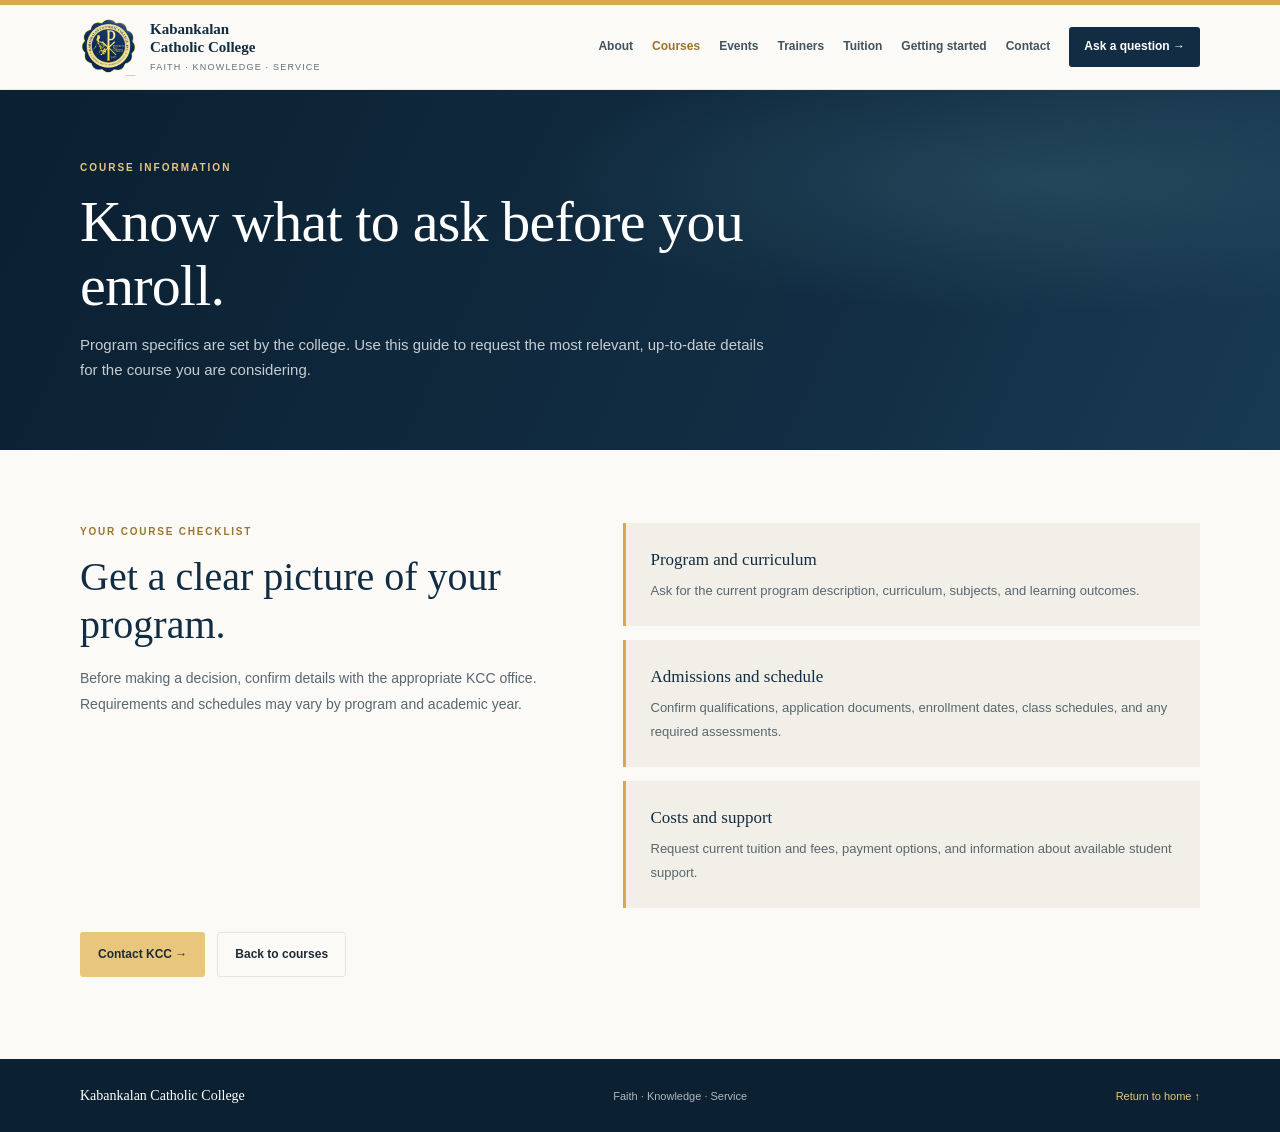
<file: course-details.html>
<!DOCTYPE html>
<html lang="en">
<head>
  <meta charset="UTF-8">
  <meta name="viewport" content="width=device-width, initial-scale=1.0">
  <meta name="description" content="A guide to the course details to confirm with Kabankalan Catholic College.">
  <title>Course Details | Kabankalan Catholic College</title>
  <link rel="stylesheet" href="assets/site.css">
</head>
<body class="inner-page">
  <div class="site-topline"></div>
  <header class="site-header">
    <nav class="site-nav site-wrap" aria-label="Main navigation">
      <a class="site-brand" href="index.html"><img class="site-brand-logo" src="assets/kcc-logo.png" alt=""><span><span class="site-brand-name">Kabankalan<br>Catholic College</span><span class="site-brand-tag">Faith · Knowledge · Service</span></span></a>
      <button class="menu-toggle" type="button" aria-label="Open navigation menu" aria-expanded="false" aria-controls="primary-links">☰</button>
      <div class="site-nav-links" id="primary-links">
        <a href="about.html">About</a><a href="courses.html" aria-current="page">Courses</a><a href="events.html">Events</a>
        <a href="trainers.html">Trainers</a><a href="pricing.html">Tuition</a><a href="starter-page.html">Getting started</a><a href="contact.html">Contact</a>
        <a class="site-nav-cta" href="contact.html">Ask a question →</a>
      </div>
    </nav>
  </header>
  <main>
    <section class="page-hero">
      <div class="site-wrap">
        <p class="page-kicker">Course information</p>
        <h1>Know what to ask before you enroll.</h1>
        <p>Program specifics are set by the college. Use this guide to request the most relevant, up-to-date details for the course you are considering.</p>
      </div>
    </section>
    <section class="page-content">
      <div class="site-wrap">
        <div class="page-columns">
          <div>
            <p class="page-label">Your course checklist</p>
            <h2>Get a clear picture of your program.</h2>
            <p>Before making a decision, confirm details with the appropriate KCC office. Requirements and schedules may vary by program and academic year.</p>
          </div>
          <div>
            <div class="page-note"><strong>Program and curriculum</strong><p>Ask for the current program description, curriculum, subjects, and learning outcomes.</p></div>
            <div class="page-note" style="margin-top:14px"><strong>Admissions and schedule</strong><p>Confirm qualifications, application documents, enrollment dates, class schedules, and any required assessments.</p></div>
            <div class="page-note" style="margin-top:14px"><strong>Costs and support</strong><p>Request current tuition and fees, payment options, and information about available student support.</p></div>
          </div>
        </div>
        <div class="page-actions">
          <a class="page-button" href="contact.html">Contact KCC →</a>
          <a class="page-button page-button-secondary" href="courses.html">Back to courses</a>
        </div>
      </div>
    </section>
  </main>
  <footer class="site-footer"><div class="site-footer-inner site-wrap"><strong>Kabankalan Catholic College</strong><p>Faith · Knowledge · Service</p><a href="index.html">Return to home ↑</a></div></footer>
  <script src="assets/site.js"></script>
</body>
</html>
</file>
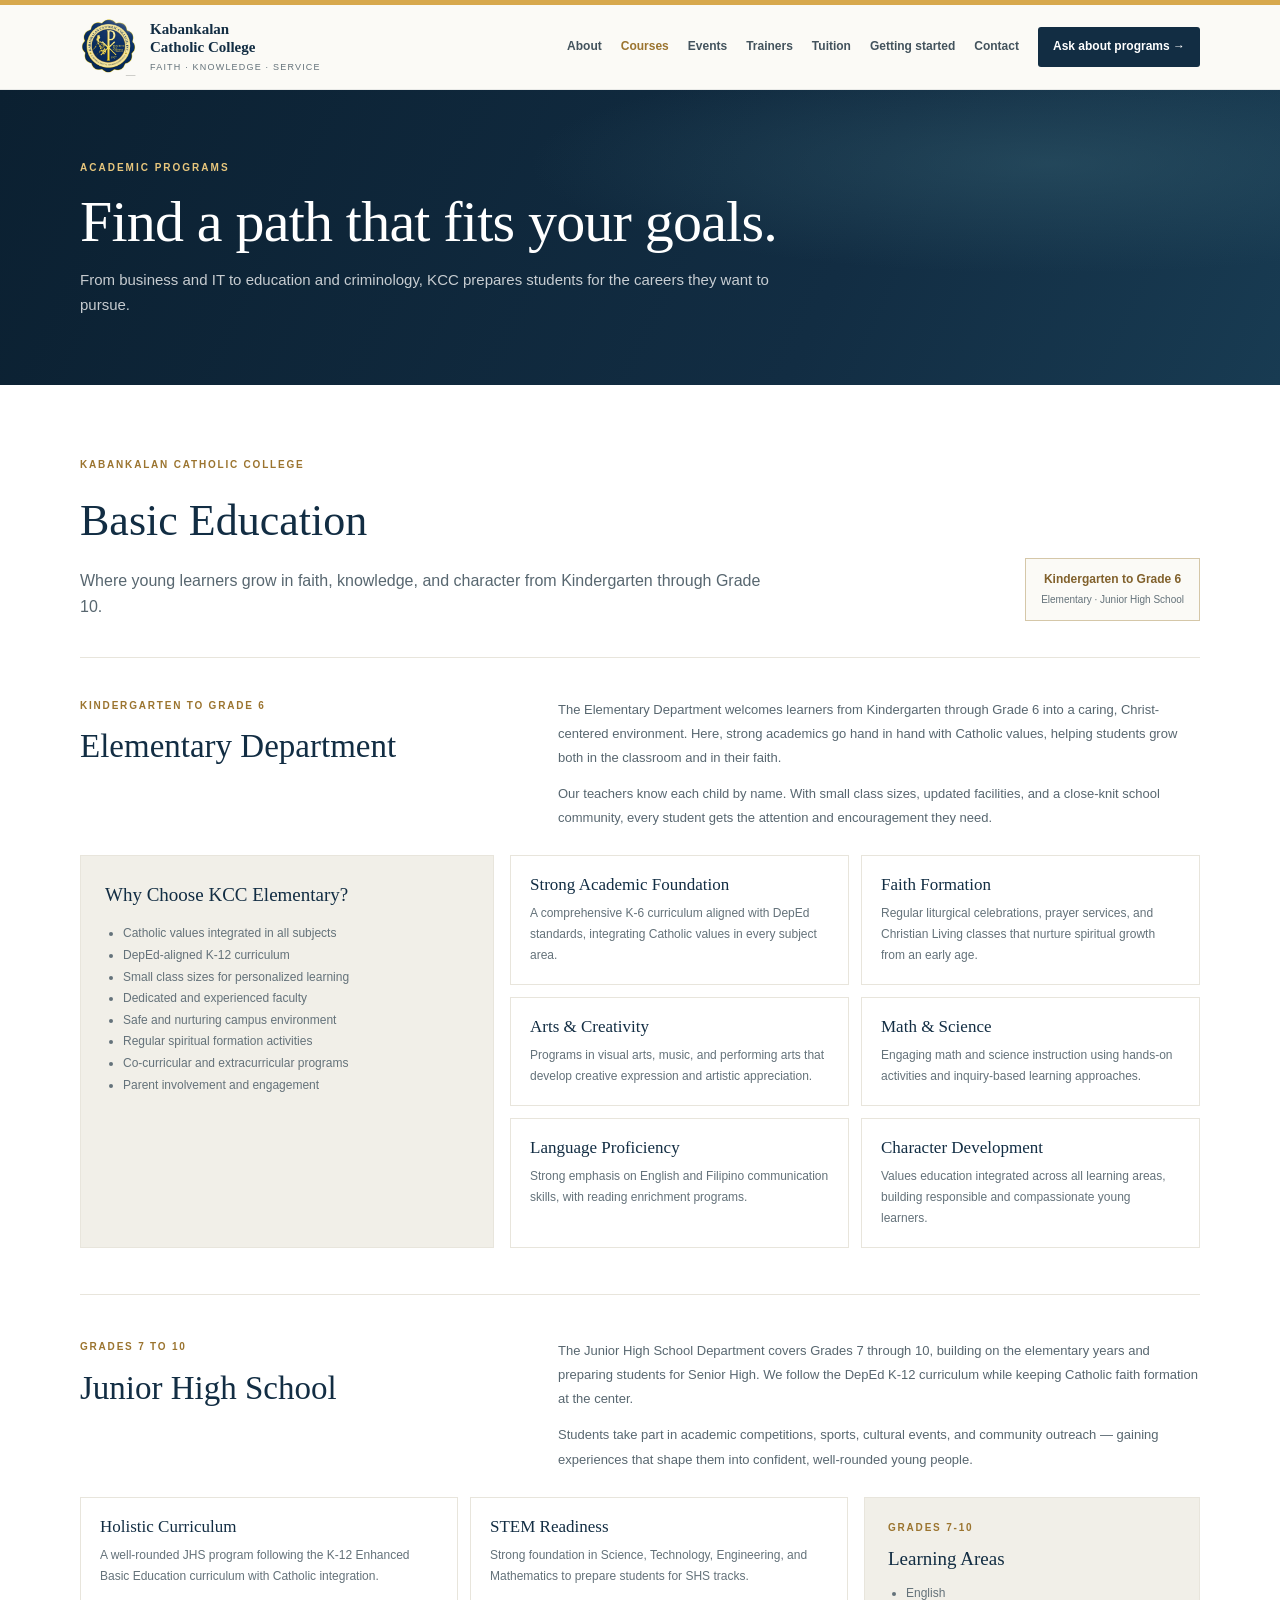
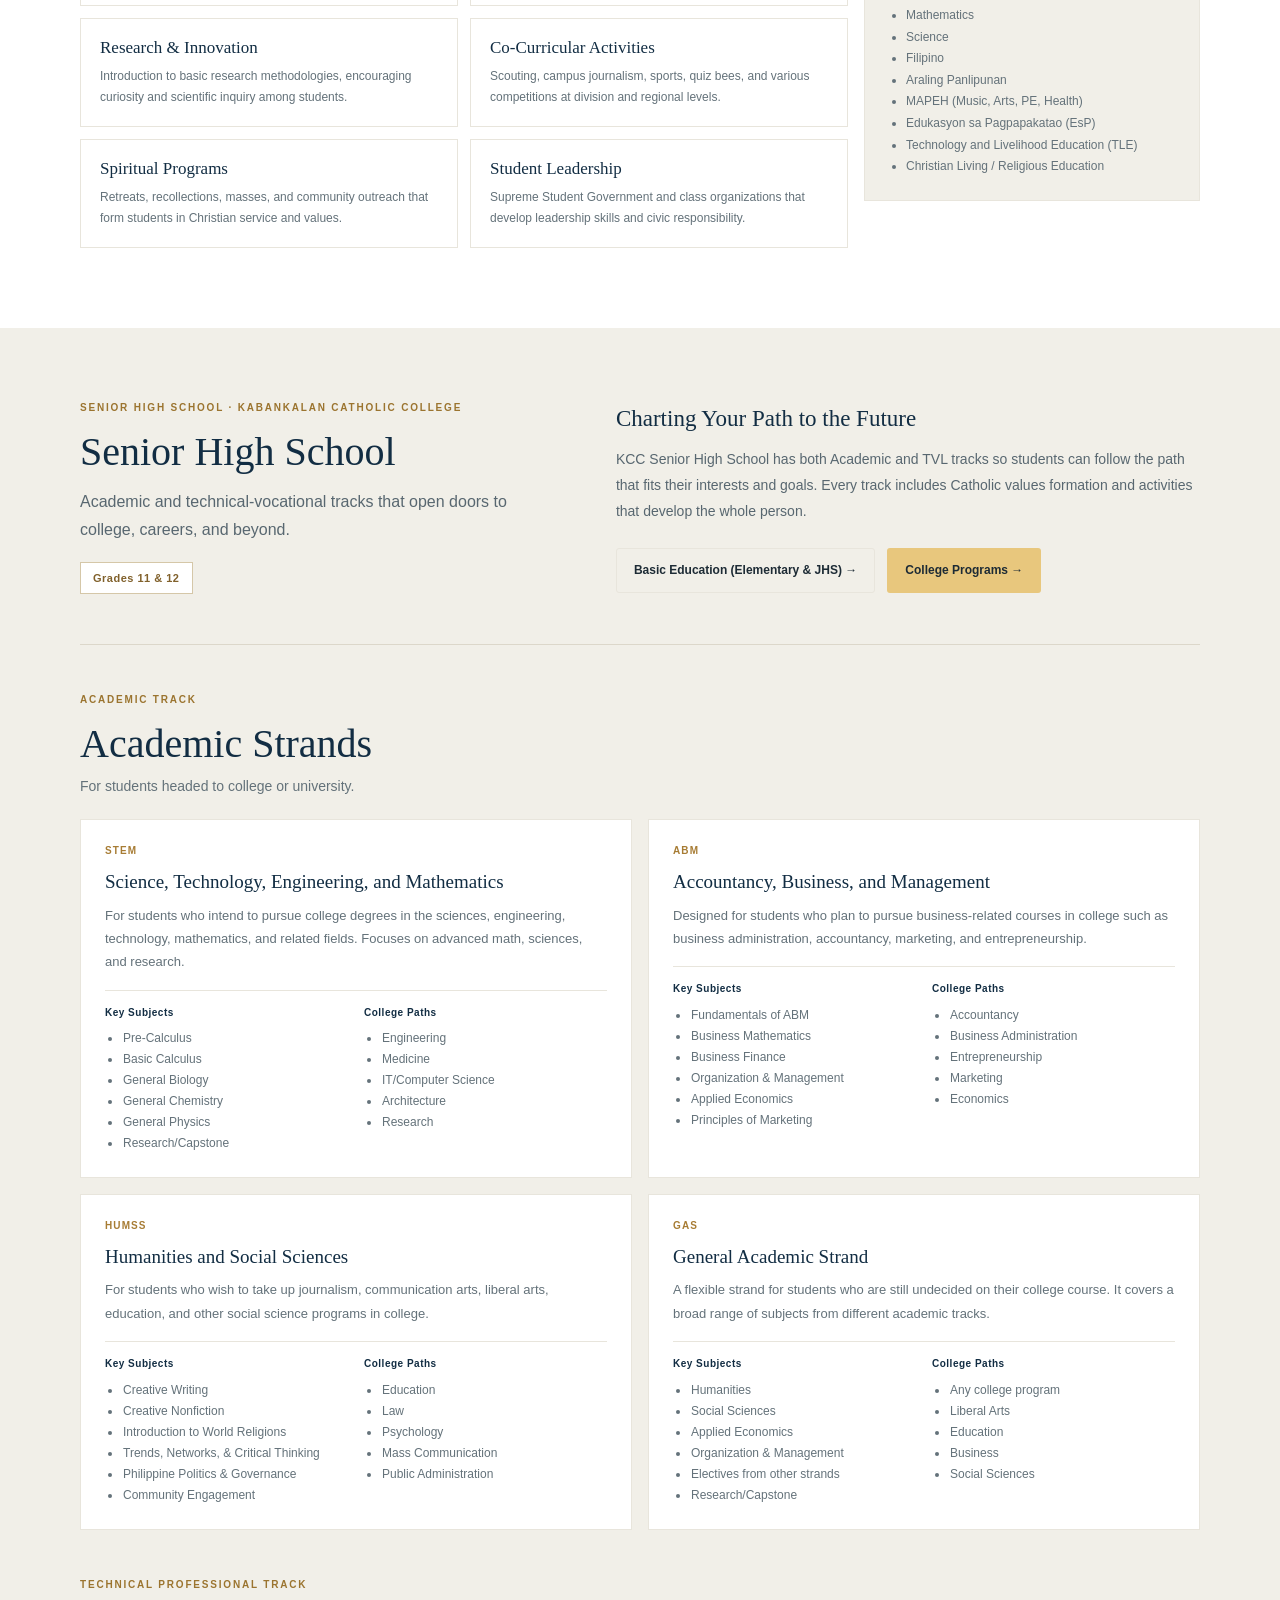
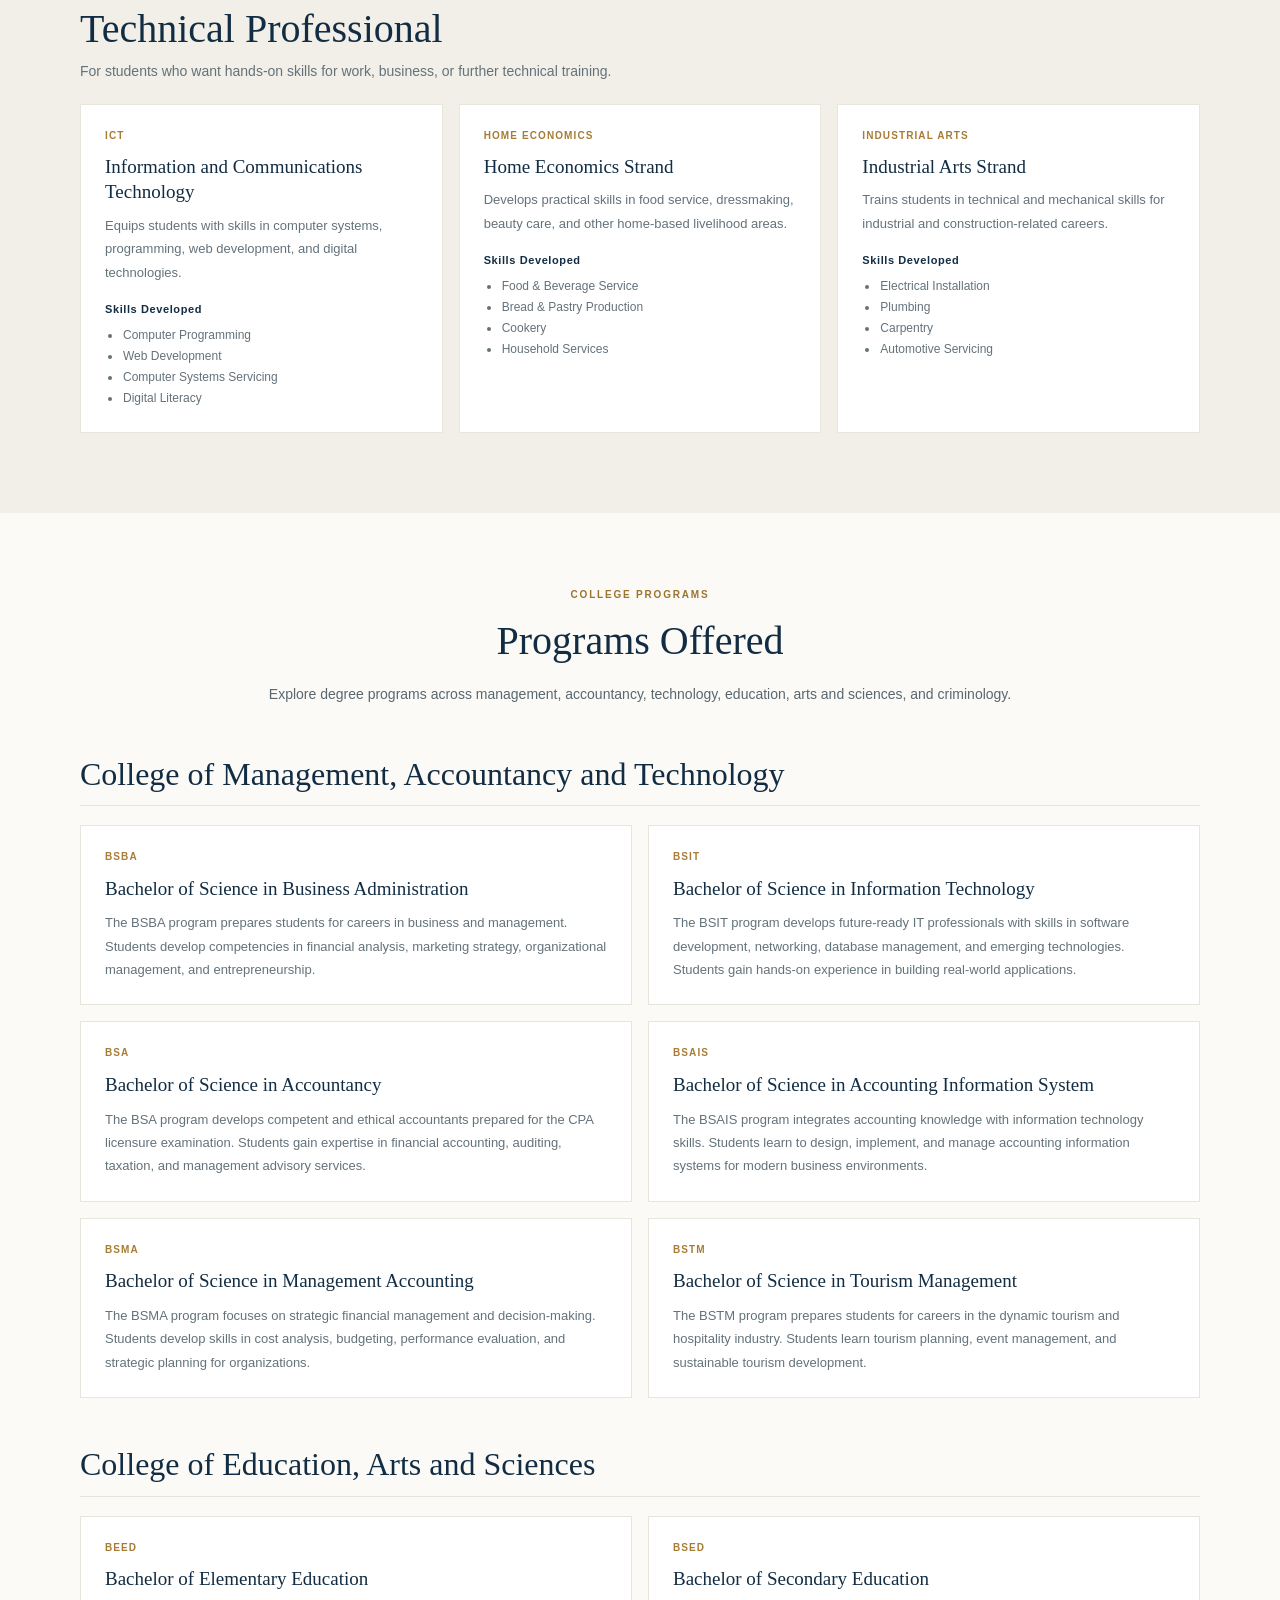
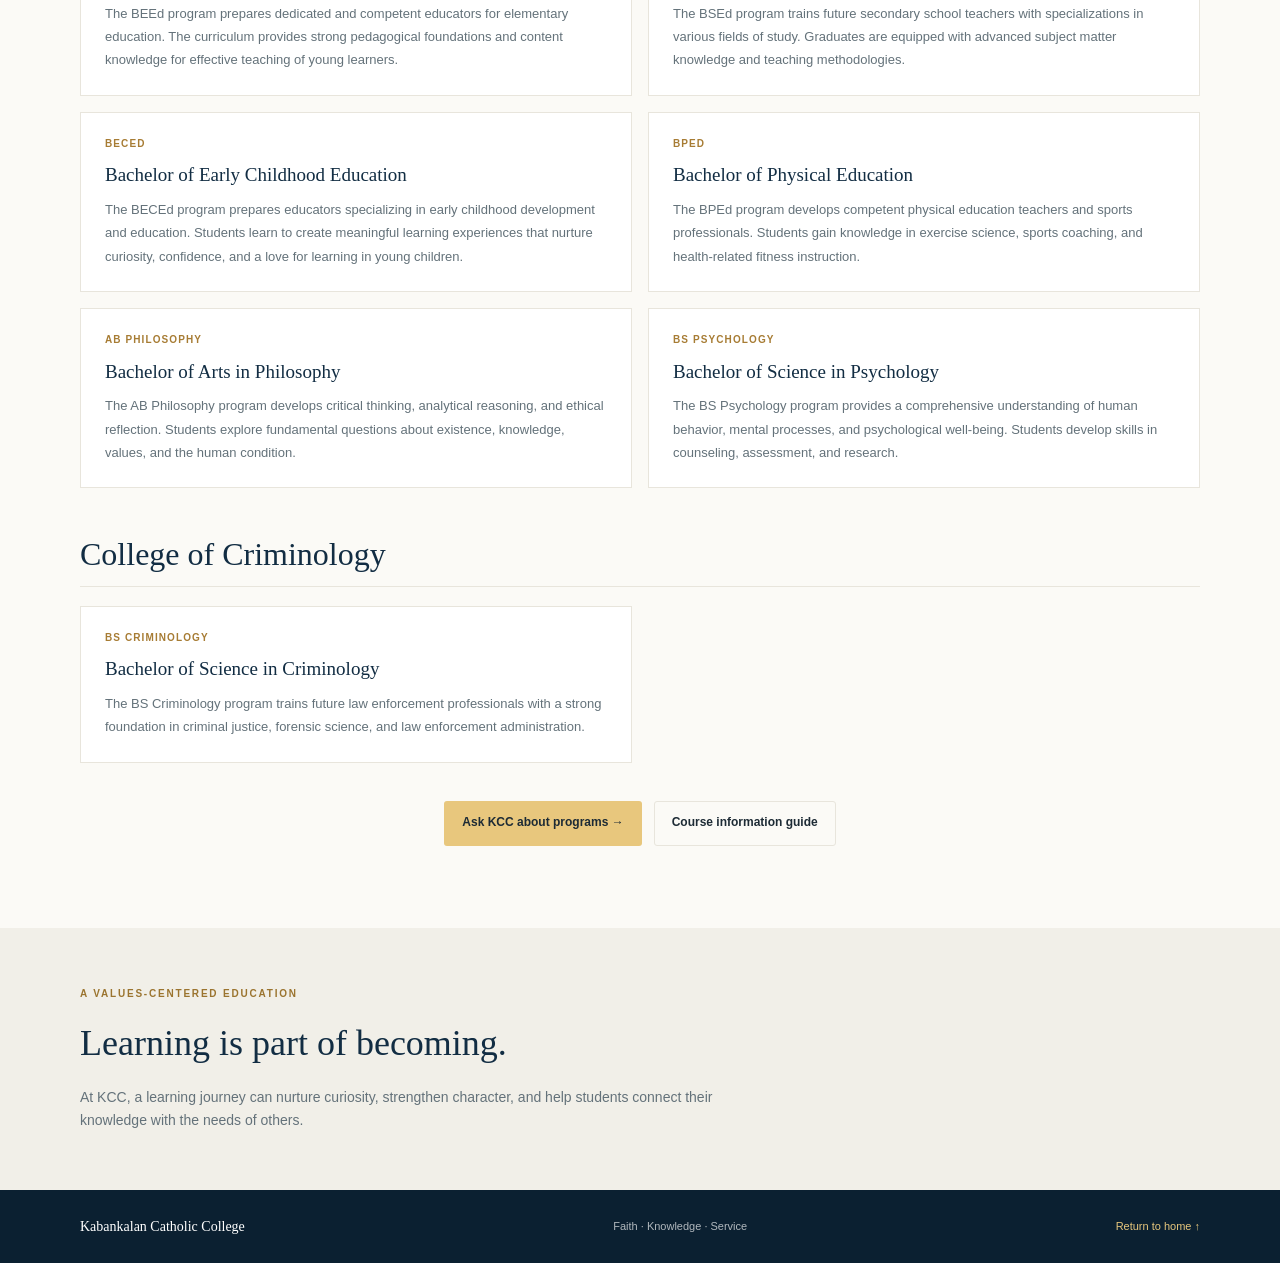
<file: courses.html>
<!DOCTYPE html>
<html lang="en">
<head>
  <meta charset="UTF-8">
  <meta name="viewport" content="width=device-width, initial-scale=1.0">
  <meta name="description" content="Learn how to find current course and program information at Kabankalan Catholic College.">
  <title>Courses | Kabankalan Catholic College</title>
  <link rel="stylesheet" href="assets/site.css">
</head>
<body class="inner-page">
  <div class="site-topline"></div>
  <header class="site-header">
    <nav class="site-nav site-wrap" aria-label="Main navigation">
      <a class="site-brand" href="index.html"><img class="site-brand-logo" src="assets/kcc-logo.png" alt=""><span><span class="site-brand-name">Kabankalan<br>Catholic College</span><span class="site-brand-tag">Faith · Knowledge · Service</span></span></a>
      <button class="menu-toggle" type="button" aria-label="Open navigation menu" aria-expanded="false" aria-controls="primary-links">☰</button>
      <div class="site-nav-links" id="primary-links">
        <a href="about.html">About</a><a href="courses.html" aria-current="page">Courses</a><a href="events.html">Events</a>
        <a href="trainers.html">Trainers</a><a href="pricing.html">Tuition</a><a href="starter-page.html">Getting started</a><a href="contact.html">Contact</a>
        <a class="site-nav-cta" href="contact.html">Ask about programs →</a>
      </div>
    </nav>
  </header>
  <main>
    <section class="page-hero">
      <div class="site-wrap">
        <p class="page-kicker">Academic Programs</p>
        <h1>Find a path that fits your goals.</h1>
        <p>From business and IT to education and criminology, KCC prepares students for the careers they want to pursue.</p>
      </div>
    </section>
    <section class="basic-education-section" id="basic-education">
      <div class="site-wrap">
        <div class="basic-education-overview">
          <div>
            <p class="page-label">Kabankalan Catholic College</p>
            <h2>Basic Education</h2>
            <p class="basic-education-lead">Where young learners grow in faith, knowledge, and character from Kindergarten through Grade 10.</p>
          </div>
          <div class="basic-education-grade">Kindergarten to Grade 6<br><span>Elementary · Junior High School</span></div>
        </div>

        <section class="basic-department" aria-labelledby="elementary-title">
          <div class="basic-department-intro">
            <div>
              <p class="page-label">Kindergarten to Grade 6</p>
              <h3 id="elementary-title">Elementary Department</h3>
            </div>
            <div>
              <p>The Elementary Department welcomes learners from Kindergarten through Grade 6 into a caring, Christ-centered environment. Here, strong academics go hand in hand with Catholic values, helping students grow both in the classroom and in their faith.</p>
              <p>Our teachers know each child by name. With small class sizes, updated facilities, and a close-knit school community, every student gets the attention and encouragement they need.</p>
            </div>
          </div>
          <div class="elementary-features">
            <div class="elementary-why">
              <h4>Why Choose KCC Elementary?</h4>
              <ul>
                <li>Catholic values integrated in all subjects</li>
                <li>DepEd-aligned K-12 curriculum</li>
                <li>Small class sizes for personalized learning</li>
                <li>Dedicated and experienced faculty</li>
                <li>Safe and nurturing campus environment</li>
                <li>Regular spiritual formation activities</li>
                <li>Co-curricular and extracurricular programs</li>
                <li>Parent involvement and engagement</li>
              </ul>
            </div>
            <div class="basic-feature-grid">
              <article class="basic-feature"><h4>Strong Academic Foundation</h4><p>A comprehensive K-6 curriculum aligned with DepEd standards, integrating Catholic values in every subject area.</p></article>
              <article class="basic-feature"><h4>Faith Formation</h4><p>Regular liturgical celebrations, prayer services, and Christian Living classes that nurture spiritual growth from an early age.</p></article>
              <article class="basic-feature"><h4>Arts &amp; Creativity</h4><p>Programs in visual arts, music, and performing arts that develop creative expression and artistic appreciation.</p></article>
              <article class="basic-feature"><h4>Math &amp; Science</h4><p>Engaging math and science instruction using hands-on activities and inquiry-based learning approaches.</p></article>
              <article class="basic-feature"><h4>Language Proficiency</h4><p>Strong emphasis on English and Filipino communication skills, with reading enrichment programs.</p></article>
              <article class="basic-feature"><h4>Character Development</h4><p>Values education integrated across all learning areas, building responsible and compassionate young learners.</p></article>
            </div>
          </div>
        </section>

        <section class="basic-department jhs-department" aria-labelledby="junior-high-title">
          <div class="basic-department-intro">
            <div>
              <p class="page-label">Grades 7 to 10</p>
              <h3 id="junior-high-title">Junior High School</h3>
            </div>
            <div>
              <p>The Junior High School Department covers Grades 7 through 10, building on the elementary years and preparing students for Senior High. We follow the DepEd K-12 curriculum while keeping Catholic faith formation at the center.</p>
              <p>Students take part in academic competitions, sports, cultural events, and community outreach — gaining experiences that shape them into confident, well-rounded young people.</p>
            </div>
          </div>
          <div class="jhs-content-grid">
            <div class="jhs-feature-grid">
              <article class="basic-feature"><h4>Holistic Curriculum</h4><p>A well-rounded JHS program following the K-12 Enhanced Basic Education curriculum with Catholic integration.</p></article>
              <article class="basic-feature"><h4>STEM Readiness</h4><p>Strong foundation in Science, Technology, Engineering, and Mathematics to prepare students for SHS tracks.</p></article>
              <article class="basic-feature"><h4>Research &amp; Innovation</h4><p>Introduction to basic research methodologies, encouraging curiosity and scientific inquiry among students.</p></article>
              <article class="basic-feature"><h4>Co-Curricular Activities</h4><p>Scouting, campus journalism, sports, quiz bees, and various competitions at division and regional levels.</p></article>
              <article class="basic-feature"><h4>Spiritual Programs</h4><p>Retreats, recollections, masses, and community outreach that form students in Christian service and values.</p></article>
              <article class="basic-feature"><h4>Student Leadership</h4><p>Supreme Student Government and class organizations that develop leadership skills and civic responsibility.</p></article>
            </div>
            <aside class="learning-areas">
              <p class="page-label">Grades 7-10</p>
              <h4>Learning Areas</h4>
              <ul>
                <li>English</li>
                <li>Mathematics</li>
                <li>Science</li>
                <li>Filipino</li>
                <li>Araling Panlipunan</li>
                <li>MAPEH (Music, Arts, PE, Health)</li>
                <li>Edukasyon sa Pagpapakatao (EsP)</li>
                <li>Technology and Livelihood Education (TLE)</li>
                <li>Christian Living / Religious Education</li>
              </ul>
            </aside>
          </div>
        </section>
      </div>
    </section>
    <section class="shs-section" id="senior-high-school">
      <div class="site-wrap">
        <div class="shs-overview">
          <div>
            <p class="page-label">Senior High School · Kabankalan Catholic College</p>
            <h2>Senior High School</h2>
            <p class="shs-lead">Academic and technical-vocational tracks that open doors to college, careers, and beyond.</p>
            <span class="shs-grade">Grades 11 &amp; 12</span>
          </div>
          <div class="shs-overview-copy">
            <h3>Charting Your Path to the Future</h3>
            <p>KCC Senior High School has both Academic and TVL tracks so students can follow the path that fits their interests and goals. Every track includes Catholic values formation and activities that develop the whole person.</p>
            <div class="page-actions">
              <a class="page-button page-button-secondary" href="https://kcc.edu.ph/basic-education">Basic Education (Elementary &amp; JHS) →</a>
              <a class="page-button" href="https://kcc.edu.ph/programs">College Programs →</a>
            </div>
          </div>
        </div>

        <div class="shs-track-section">
          <div class="shs-track-heading">
            <p class="page-label">Academic Track</p>
            <h2>Academic Strands</h2>
            <p>For students headed to college or university.</p>
          </div>
          <div class="shs-academic-grid">
            <article class="shs-card">
              <span class="shs-code">STEM</span>
              <h3>Science, Technology, Engineering, and Mathematics</h3>
              <p>For students who intend to pursue college degrees in the sciences, engineering, technology, mathematics, and related fields. Focuses on advanced math, sciences, and research.</p>
              <div class="shs-list-columns">
                <div><h4>Key Subjects</h4><ul><li>Pre-Calculus</li><li>Basic Calculus</li><li>General Biology</li><li>General Chemistry</li><li>General Physics</li><li>Research/Capstone</li></ul></div>
                <div><h4>College Paths</h4><ul><li>Engineering</li><li>Medicine</li><li>IT/Computer Science</li><li>Architecture</li><li>Research</li></ul></div>
              </div>
            </article>
            <article class="shs-card">
              <span class="shs-code">ABM</span>
              <h3>Accountancy, Business, and Management</h3>
              <p>Designed for students who plan to pursue business-related courses in college such as business administration, accountancy, marketing, and entrepreneurship.</p>
              <div class="shs-list-columns">
                <div><h4>Key Subjects</h4><ul><li>Fundamentals of ABM</li><li>Business Mathematics</li><li>Business Finance</li><li>Organization &amp; Management</li><li>Applied Economics</li><li>Principles of Marketing</li></ul></div>
                <div><h4>College Paths</h4><ul><li>Accountancy</li><li>Business Administration</li><li>Entrepreneurship</li><li>Marketing</li><li>Economics</li></ul></div>
              </div>
            </article>
            <article class="shs-card">
              <span class="shs-code">HUMSS</span>
              <h3>Humanities and Social Sciences</h3>
              <p>For students who wish to take up journalism, communication arts, liberal arts, education, and other social science programs in college.</p>
              <div class="shs-list-columns">
                <div><h4>Key Subjects</h4><ul><li>Creative Writing</li><li>Creative Nonfiction</li><li>Introduction to World Religions</li><li>Trends, Networks, &amp; Critical Thinking</li><li>Philippine Politics &amp; Governance</li><li>Community Engagement</li></ul></div>
                <div><h4>College Paths</h4><ul><li>Education</li><li>Law</li><li>Psychology</li><li>Mass Communication</li><li>Public Administration</li></ul></div>
              </div>
            </article>
            <article class="shs-card">
              <span class="shs-code">GAS</span>
              <h3>General Academic Strand</h3>
              <p>A flexible strand for students who are still undecided on their college course. It covers a broad range of subjects from different academic tracks.</p>
              <div class="shs-list-columns">
                <div><h4>Key Subjects</h4><ul><li>Humanities</li><li>Social Sciences</li><li>Applied Economics</li><li>Organization &amp; Management</li><li>Electives from other strands</li><li>Research/Capstone</li></ul></div>
                <div><h4>College Paths</h4><ul><li>Any college program</li><li>Liberal Arts</li><li>Education</li><li>Business</li><li>Social Sciences</li></ul></div>
              </div>
            </article>
          </div>
        </div>

        <div class="shs-track-section">
          <div class="shs-track-heading">
            <p class="page-label">Technical Professional Track</p>
            <h2>Technical Professional</h2>
            <p>For students who want hands-on skills for work, business, or further technical training.</p>
          </div>
          <div class="shs-technical-grid">
            <article class="shs-card">
              <span class="shs-code">ICT</span>
              <h3>Information and Communications Technology</h3>
              <p>Equips students with skills in computer systems, programming, web development, and digital technologies.</p>
              <h4>Skills Developed</h4>
              <ul><li>Computer Programming</li><li>Web Development</li><li>Computer Systems Servicing</li><li>Digital Literacy</li></ul>
            </article>
            <article class="shs-card">
              <span class="shs-code">Home Economics</span>
              <h3>Home Economics Strand</h3>
              <p>Develops practical skills in food service, dressmaking, beauty care, and other home-based livelihood areas.</p>
              <h4>Skills Developed</h4>
              <ul><li>Food &amp; Beverage Service</li><li>Bread &amp; Pastry Production</li><li>Cookery</li><li>Household Services</li></ul>
            </article>
            <article class="shs-card">
              <span class="shs-code">Industrial Arts</span>
              <h3>Industrial Arts Strand</h3>
              <p>Trains students in technical and mechanical skills for industrial and construction-related careers.</p>
              <h4>Skills Developed</h4>
              <ul><li>Electrical Installation</li><li>Plumbing</li><li>Carpentry</li><li>Automotive Servicing</li></ul>
            </article>
          </div>
        </div>
      </div>
    </section>
    <section class="page-content">
      <div class="site-wrap">
        <div class="page-intro" id="college-programs">
          <p class="page-label">College Programs</p>
          <h2>Programs Offered</h2>
          <p>Explore degree programs across management, accountancy, technology, education, arts and sciences, and criminology.</p>
        </div>
        <section class="program-group" aria-labelledby="management-programs">
          <h2 id="management-programs">College of Management, Accountancy and Technology</h2>
          <div class="program-grid">
            <article class="program-card">
              <span class="program-code">BSBA</span>
              <h3>Bachelor of Science in Business Administration</h3>
              <p>The BSBA program prepares students for careers in business and management. Students develop competencies in financial analysis, marketing strategy, organizational management, and entrepreneurship.</p>
            </article>
            <article class="program-card">
              <span class="program-code">BSIT</span>
              <h3>Bachelor of Science in Information Technology</h3>
              <p>The BSIT program develops future-ready IT professionals with skills in software development, networking, database management, and emerging technologies. Students gain hands-on experience in building real-world applications.</p>
            </article>
            <article class="program-card">
              <span class="program-code">BSA</span>
              <h3>Bachelor of Science in Accountancy</h3>
              <p>The BSA program develops competent and ethical accountants prepared for the CPA licensure examination. Students gain expertise in financial accounting, auditing, taxation, and management advisory services.</p>
            </article>
            <article class="program-card">
              <span class="program-code">BSAIS</span>
              <h3>Bachelor of Science in Accounting Information System</h3>
              <p>The BSAIS program integrates accounting knowledge with information technology skills. Students learn to design, implement, and manage accounting information systems for modern business environments.</p>
            </article>
            <article class="program-card">
              <span class="program-code">BSMA</span>
              <h3>Bachelor of Science in Management Accounting</h3>
              <p>The BSMA program focuses on strategic financial management and decision-making. Students develop skills in cost analysis, budgeting, performance evaluation, and strategic planning for organizations.</p>
            </article>
            <article class="program-card">
              <span class="program-code">BSTM</span>
              <h3>Bachelor of Science in Tourism Management</h3>
              <p>The BSTM program prepares students for careers in the dynamic tourism and hospitality industry. Students learn tourism planning, event management, and sustainable tourism development.</p>
            </article>
          </div>
        </section>
        <section class="program-group" aria-labelledby="education-programs">
          <h2 id="education-programs">College of Education, Arts and Sciences</h2>
          <div class="program-grid">
            <article class="program-card">
              <span class="program-code">BEEd</span>
              <h3>Bachelor of Elementary Education</h3>
              <p>The BEEd program prepares dedicated and competent educators for elementary education. The curriculum provides strong pedagogical foundations and content knowledge for effective teaching of young learners.</p>
            </article>
            <article class="program-card">
              <span class="program-code">BSEd</span>
              <h3>Bachelor of Secondary Education</h3>
              <p>The BSEd program trains future secondary school teachers with specializations in various fields of study. Graduates are equipped with advanced subject matter knowledge and teaching methodologies.</p>
            </article>
            <article class="program-card">
              <span class="program-code">BECEd</span>
              <h3>Bachelor of Early Childhood Education</h3>
              <p>The BECEd program prepares educators specializing in early childhood development and education. Students learn to create meaningful learning experiences that nurture curiosity, confidence, and a love for learning in young children.</p>
            </article>
            <article class="program-card">
              <span class="program-code">BPEd</span>
              <h3>Bachelor of Physical Education</h3>
              <p>The BPEd program develops competent physical education teachers and sports professionals. Students gain knowledge in exercise science, sports coaching, and health-related fitness instruction.</p>
            </article>
            <article class="program-card">
              <span class="program-code">AB Philosophy</span>
              <h3>Bachelor of Arts in Philosophy</h3>
              <p>The AB Philosophy program develops critical thinking, analytical reasoning, and ethical reflection. Students explore fundamental questions about existence, knowledge, values, and the human condition.</p>
            </article>
            <article class="program-card">
              <span class="program-code">BS Psychology</span>
              <h3>Bachelor of Science in Psychology</h3>
              <p>The BS Psychology program provides a comprehensive understanding of human behavior, mental processes, and psychological well-being. Students develop skills in counseling, assessment, and research.</p>
            </article>
          </div>
        </section>
        <section class="program-group" aria-labelledby="criminology-programs">
          <h2 id="criminology-programs">College of Criminology</h2>
          <div class="program-grid">
            <article class="program-card">
              <span class="program-code">BS Criminology</span>
              <h3>Bachelor of Science in Criminology</h3>
              <p>The BS Criminology program trains future law enforcement professionals with a strong foundation in criminal justice, forensic science, and law enforcement administration.</p>
            </article>
          </div>
        </section>
        <div class="page-actions" style="justify-content:center;margin-top:38px">
          <a class="page-button" href="contact.html">Ask KCC about programs →</a>
          <a class="page-button page-button-secondary" href="course-details.html">Course information guide</a>
        </div>
      </div>
    </section>
    <section class="page-band">
      <div class="site-wrap">
        <p class="page-label">A values-centered education</p>
        <h2>Learning is part of becoming.</h2>
        <p>At KCC, a learning journey can nurture curiosity, strengthen character, and help students connect their knowledge with the needs of others.</p>
      </div>
    </section>
  </main>
  <footer class="site-footer"><div class="site-footer-inner site-wrap"><strong>Kabankalan Catholic College</strong><p>Faith · Knowledge · Service</p><a href="index.html">Return to home ↑</a></div></footer>
  <script src="assets/site.js"></script>
</body>
</html>
</file>
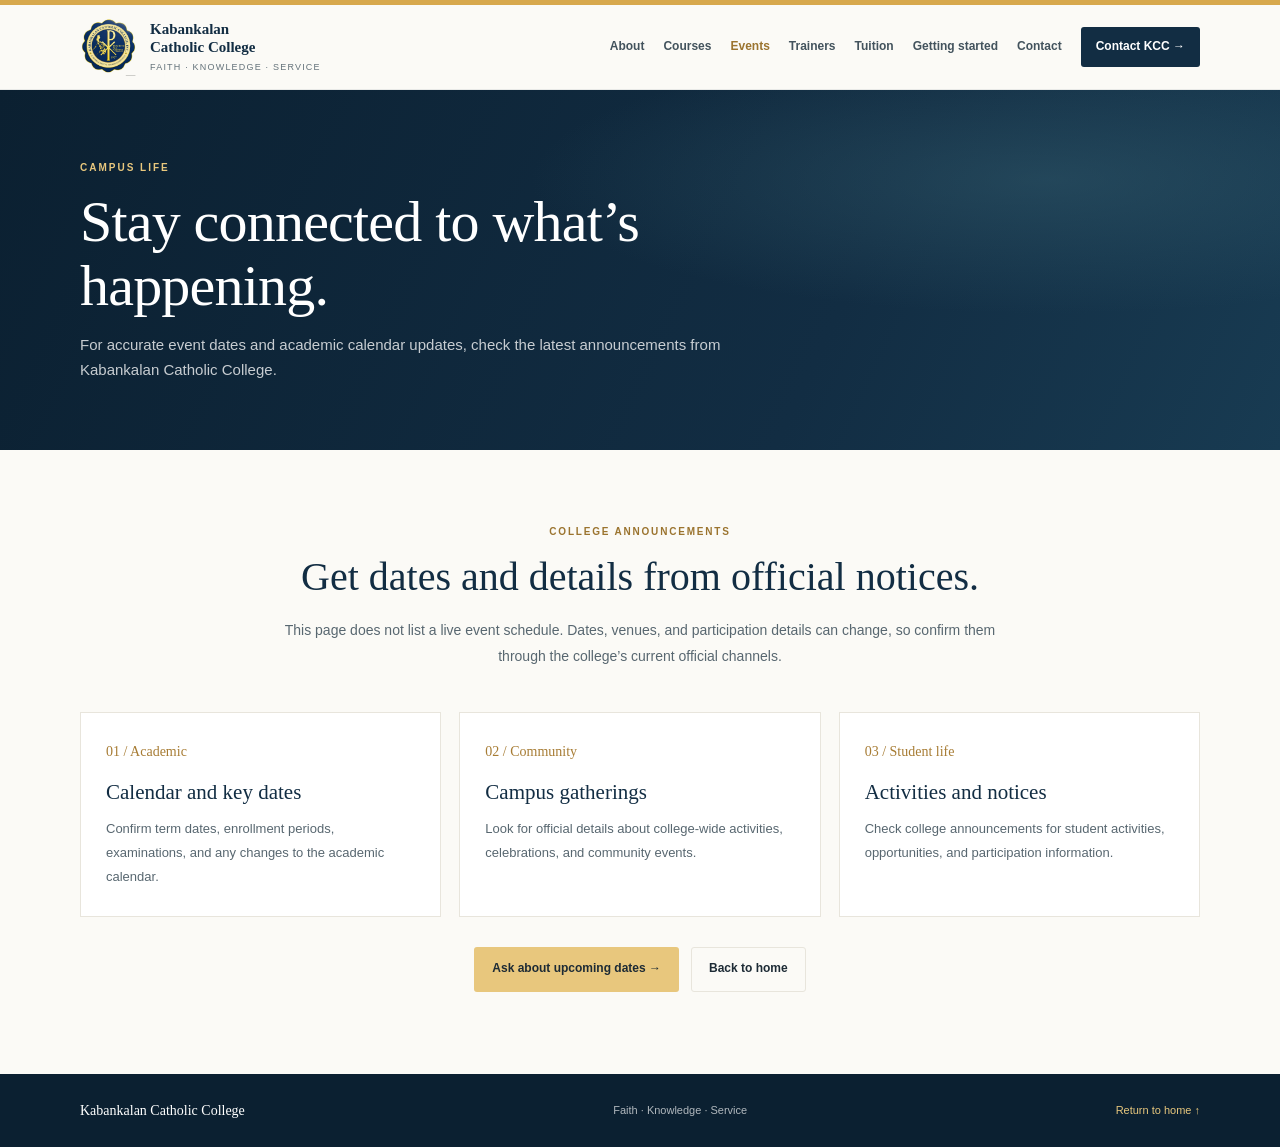
<file: events.html>
<!DOCTYPE html>
<html lang="en">
<head>
  <meta charset="UTF-8">
  <meta name="viewport" content="width=device-width, initial-scale=1.0">
  <meta name="description" content="Learn where to find current campus event and academic calendar information from Kabankalan Catholic College.">
  <title>Events | Kabankalan Catholic College</title>
  <link rel="stylesheet" href="assets/site.css">
</head>
<body class="inner-page">
  <div class="site-topline"></div>
  <header class="site-header">
    <nav class="site-nav site-wrap" aria-label="Main navigation">
      <a class="site-brand" href="index.html"><img class="site-brand-logo" src="assets/kcc-logo.png" alt=""><span><span class="site-brand-name">Kabankalan<br>Catholic College</span><span class="site-brand-tag">Faith · Knowledge · Service</span></span></a>
      <button class="menu-toggle" type="button" aria-label="Open navigation menu" aria-expanded="false" aria-controls="primary-links">☰</button>
      <div class="site-nav-links" id="primary-links">
        <a href="about.html">About</a><a href="courses.html">Courses</a><a href="events.html" aria-current="page">Events</a>
        <a href="trainers.html">Trainers</a><a href="pricing.html">Tuition</a><a href="starter-page.html">Getting started</a><a href="contact.html">Contact</a>
        <a class="site-nav-cta" href="contact.html">Contact KCC →</a>
      </div>
    </nav>
  </header>
  <main>
    <section class="page-hero">
      <div class="site-wrap">
        <p class="page-kicker">Campus life</p>
        <h1>Stay connected to what’s happening.</h1>
        <p>For accurate event dates and academic calendar updates, check the latest announcements from Kabankalan Catholic College.</p>
      </div>
    </section>
    <section class="page-content">
      <div class="site-wrap">
        <div class="page-intro">
          <p class="page-label">College announcements</p>
          <h2>Get dates and details from official notices.</h2>
          <p>This page does not list a live event schedule. Dates, venues, and participation details can change, so confirm them through the college’s current official channels.</p>
        </div>
        <div class="page-grid">
          <article class="page-card"><span class="page-card-mark">01 / Academic</span><h3>Calendar and key dates</h3><p>Confirm term dates, enrollment periods, examinations, and any changes to the academic calendar.</p></article>
          <article class="page-card"><span class="page-card-mark">02 / Community</span><h3>Campus gatherings</h3><p>Look for official details about college-wide activities, celebrations, and community events.</p></article>
          <article class="page-card"><span class="page-card-mark">03 / Student life</span><h3>Activities and notices</h3><p>Check college announcements for student activities, opportunities, and participation information.</p></article>
        </div>
        <div class="page-actions" style="justify-content:center;margin-top:30px">
          <a class="page-button" href="contact.html">Ask about upcoming dates →</a>
          <a class="page-button page-button-secondary" href="index.html">Back to home</a>
        </div>
      </div>
    </section>
  </main>
  <footer class="site-footer"><div class="site-footer-inner site-wrap"><strong>Kabankalan Catholic College</strong><p>Faith · Knowledge · Service</p><a href="index.html">Return to home ↑</a></div></footer>
  <script src="assets/site.js"></script>
</body>
</html>
</file>
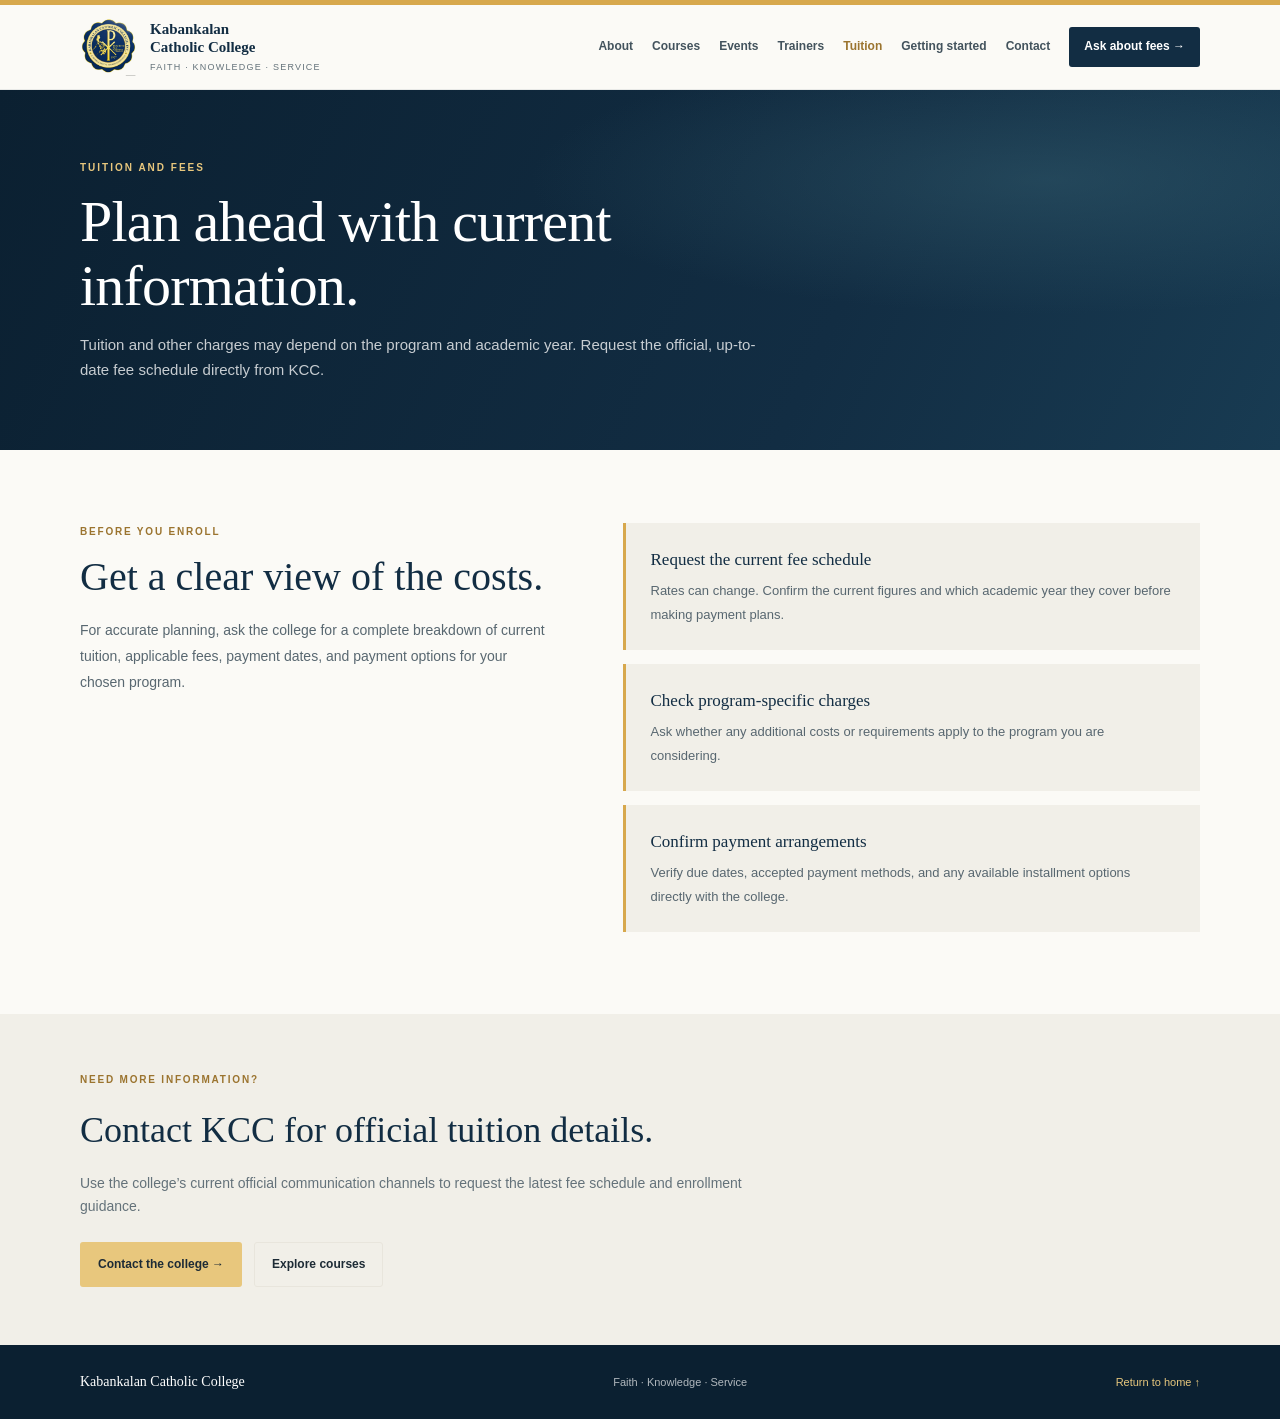
<file: pricing.html>
<!DOCTYPE html>
<html lang="en">
<head>
  <meta charset="UTF-8">
  <meta name="viewport" content="width=device-width, initial-scale=1.0">
  <meta name="description" content="Learn how to request current tuition and fee information from Kabankalan Catholic College.">
  <title>Tuition and Fees | Kabankalan Catholic College</title>
  <link rel="stylesheet" href="assets/site.css">
</head>
<body class="inner-page">
  <div class="site-topline"></div>
  <header class="site-header">
    <nav class="site-nav site-wrap" aria-label="Main navigation">
      <a class="site-brand" href="index.html"><img class="site-brand-logo" src="assets/kcc-logo.png" alt=""><span><span class="site-brand-name">Kabankalan<br>Catholic College</span><span class="site-brand-tag">Faith · Knowledge · Service</span></span></a>
      <button class="menu-toggle" type="button" aria-label="Open navigation menu" aria-expanded="false" aria-controls="primary-links">☰</button>
      <div class="site-nav-links" id="primary-links">
        <a href="about.html">About</a><a href="courses.html">Courses</a><a href="events.html">Events</a>
        <a href="trainers.html">Trainers</a><a href="pricing.html" aria-current="page">Tuition</a><a href="starter-page.html">Getting started</a><a href="contact.html">Contact</a>
        <a class="site-nav-cta" href="contact.html">Ask about fees →</a>
      </div>
    </nav>
  </header>
  <main>
    <section class="page-hero">
      <div class="site-wrap">
        <p class="page-kicker">Tuition and fees</p>
        <h1>Plan ahead with current information.</h1>
        <p>Tuition and other charges may depend on the program and academic year. Request the official, up-to-date fee schedule directly from KCC.</p>
      </div>
    </section>
    <section class="page-content">
      <div class="site-wrap page-columns">
        <div>
          <p class="page-label">Before you enroll</p>
          <h2>Get a clear view of the costs.</h2>
          <p>For accurate planning, ask the college for a complete breakdown of current tuition, applicable fees, payment dates, and payment options for your chosen program.</p>
        </div>
        <div>
          <div class="page-note"><strong>Request the current fee schedule</strong><p>Rates can change. Confirm the current figures and which academic year they cover before making payment plans.</p></div>
          <div class="page-note" style="margin-top:14px"><strong>Check program-specific charges</strong><p>Ask whether any additional costs or requirements apply to the program you are considering.</p></div>
          <div class="page-note" style="margin-top:14px"><strong>Confirm payment arrangements</strong><p>Verify due dates, accepted payment methods, and any available installment options directly with the college.</p></div>
        </div>
      </div>
    </section>
    <section class="page-band">
      <div class="site-wrap">
        <p class="page-label">Need more information?</p>
        <h2>Contact KCC for official tuition details.</h2>
        <p>Use the college’s current official communication channels to request the latest fee schedule and enrollment guidance.</p>
        <div class="page-actions"><a class="page-button" href="contact.html">Contact the college →</a><a class="page-button page-button-secondary" href="courses.html">Explore courses</a></div>
      </div>
    </section>
  </main>
  <footer class="site-footer"><div class="site-footer-inner site-wrap"><strong>Kabankalan Catholic College</strong><p>Faith · Knowledge · Service</p><a href="index.html">Return to home ↑</a></div></footer>
  <script src="assets/site.js"></script>
</body>
</html>
</file>
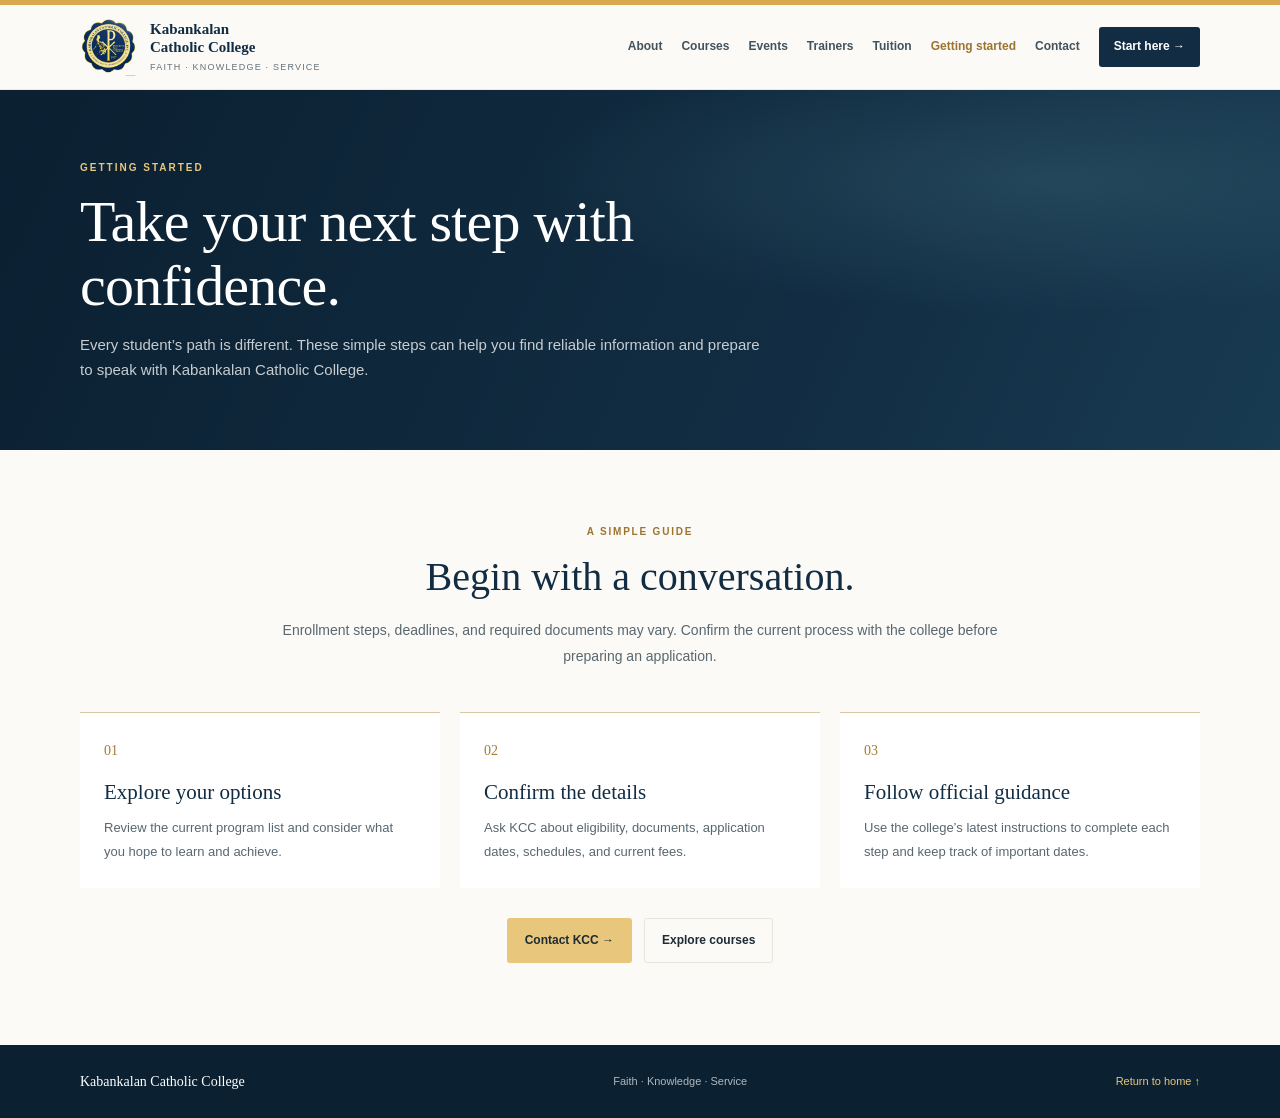
<file: starter-page.html>
<!DOCTYPE html>
<html lang="en">
<head>
  <meta charset="UTF-8">
  <meta name="viewport" content="width=device-width, initial-scale=1.0">
  <meta name="description" content="A simple guide to taking your next step with Kabankalan Catholic College.">
  <title>Getting Started | Kabankalan Catholic College</title>
  <link rel="stylesheet" href="assets/site.css">
</head>
<body class="inner-page">
  <div class="site-topline"></div>
  <header class="site-header">
    <nav class="site-nav site-wrap" aria-label="Main navigation">
      <a class="site-brand" href="index.html"><img class="site-brand-logo" src="assets/kcc-logo.png" alt=""><span><span class="site-brand-name">Kabankalan<br>Catholic College</span><span class="site-brand-tag">Faith · Knowledge · Service</span></span></a>
      <button class="menu-toggle" type="button" aria-label="Open navigation menu" aria-expanded="false" aria-controls="primary-links">☰</button>
      <div class="site-nav-links" id="primary-links">
        <a href="about.html">About</a><a href="courses.html">Courses</a><a href="events.html">Events</a>
        <a href="trainers.html">Trainers</a><a href="pricing.html">Tuition</a><a href="starter-page.html" aria-current="page">Getting started</a><a href="contact.html">Contact</a>
        <a class="site-nav-cta" href="contact.html">Start here →</a>
      </div>
    </nav>
  </header>
  <main>
    <section class="page-hero">
      <div class="site-wrap">
        <p class="page-kicker">Getting started</p>
        <h1>Take your next step with confidence.</h1>
        <p>Every student’s path is different. These simple steps can help you find reliable information and prepare to speak with Kabankalan Catholic College.</p>
      </div>
    </section>
    <section class="page-content">
      <div class="site-wrap">
        <div class="page-intro">
          <p class="page-label">A simple guide</p>
          <h2>Begin with a conversation.</h2>
          <p>Enrollment steps, deadlines, and required documents may vary. Confirm the current process with the college before preparing an application.</p>
        </div>
        <div class="page-steps">
          <article class="page-step"><h3>Explore your options</h3><p>Review the current program list and consider what you hope to learn and achieve.</p></article>
          <article class="page-step"><h3>Confirm the details</h3><p>Ask KCC about eligibility, documents, application dates, schedules, and current fees.</p></article>
          <article class="page-step"><h3>Follow official guidance</h3><p>Use the college’s latest instructions to complete each step and keep track of important dates.</p></article>
        </div>
        <div class="page-actions" style="justify-content:center;margin-top:30px">
          <a class="page-button" href="contact.html">Contact KCC →</a>
          <a class="page-button page-button-secondary" href="courses.html">Explore courses</a>
        </div>
      </div>
    </section>
  </main>
  <footer class="site-footer"><div class="site-footer-inner site-wrap"><strong>Kabankalan Catholic College</strong><p>Faith · Knowledge · Service</p><a href="index.html">Return to home ↑</a></div></footer>
  <script src="assets/site.js"></script>
</body>
</html>
</file>
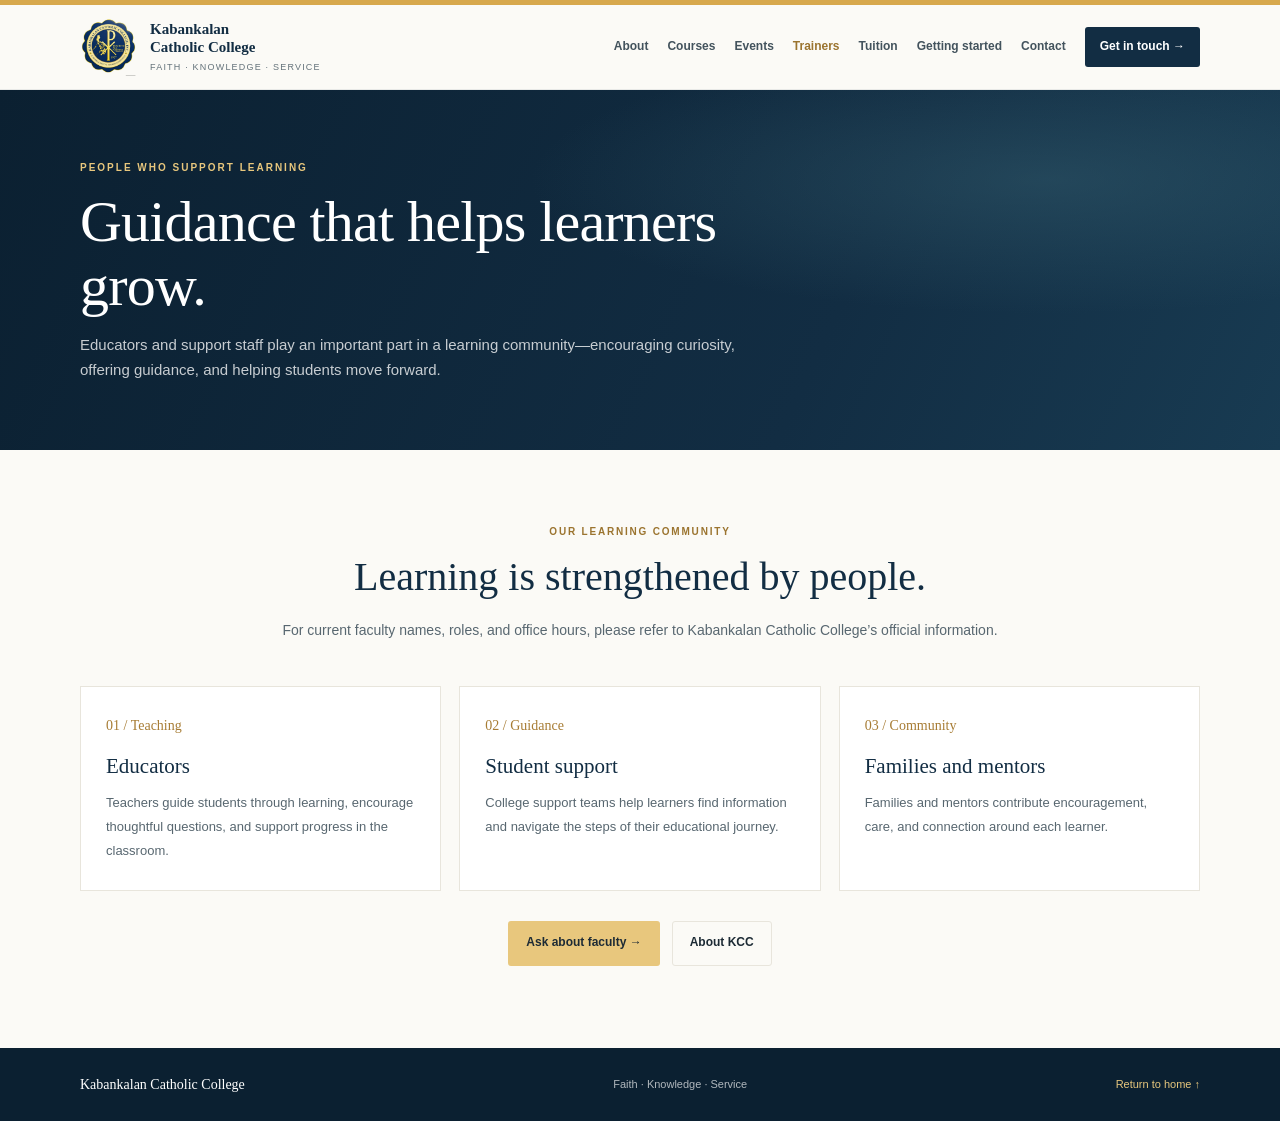
<file: trainers.html>
<!DOCTYPE html>
<html lang="en">
<head>
  <meta charset="UTF-8">
  <meta name="viewport" content="width=device-width, initial-scale=1.0">
  <meta name="description" content="Learn about the people and guidance that support learning at Kabankalan Catholic College.">
  <title>Our Educators | Kabankalan Catholic College</title>
  <link rel="stylesheet" href="assets/site.css">
</head>
<body class="inner-page">
  <div class="site-topline"></div>
  <header class="site-header">
    <nav class="site-nav site-wrap" aria-label="Main navigation">
      <a class="site-brand" href="index.html"><img class="site-brand-logo" src="assets/kcc-logo.png" alt=""><span><span class="site-brand-name">Kabankalan<br>Catholic College</span><span class="site-brand-tag">Faith · Knowledge · Service</span></span></a>
      <button class="menu-toggle" type="button" aria-label="Open navigation menu" aria-expanded="false" aria-controls="primary-links">☰</button>
      <div class="site-nav-links" id="primary-links">
        <a href="about.html">About</a><a href="courses.html">Courses</a><a href="events.html">Events</a>
        <a href="trainers.html" aria-current="page">Trainers</a><a href="pricing.html">Tuition</a><a href="starter-page.html">Getting started</a><a href="contact.html">Contact</a>
        <a class="site-nav-cta" href="contact.html">Get in touch →</a>
      </div>
    </nav>
  </header>
  <main>
    <section class="page-hero">
      <div class="site-wrap">
        <p class="page-kicker">People who support learning</p>
        <h1>Guidance that helps learners grow.</h1>
        <p>Educators and support staff play an important part in a learning community—encouraging curiosity, offering guidance, and helping students move forward.</p>
      </div>
    </section>
    <section class="page-content">
      <div class="site-wrap">
        <div class="page-intro">
          <p class="page-label">Our learning community</p>
          <h2>Learning is strengthened by people.</h2>
          <p>For current faculty names, roles, and office hours, please refer to Kabankalan Catholic College’s official information.</p>
        </div>
        <div class="page-grid">
          <article class="page-card"><span class="page-card-mark">01 / Teaching</span><h3>Educators</h3><p>Teachers guide students through learning, encourage thoughtful questions, and support progress in the classroom.</p></article>
          <article class="page-card"><span class="page-card-mark">02 / Guidance</span><h3>Student support</h3><p>College support teams help learners find information and navigate the steps of their educational journey.</p></article>
          <article class="page-card"><span class="page-card-mark">03 / Community</span><h3>Families and mentors</h3><p>Families and mentors contribute encouragement, care, and connection around each learner.</p></article>
        </div>
        <div class="page-actions" style="justify-content:center;margin-top:30px">
          <a class="page-button" href="contact.html">Ask about faculty →</a>
          <a class="page-button page-button-secondary" href="about.html">About KCC</a>
        </div>
      </div>
    </section>
  </main>
  <footer class="site-footer"><div class="site-footer-inner site-wrap"><strong>Kabankalan Catholic College</strong><p>Faith · Knowledge · Service</p><a href="index.html">Return to home ↑</a></div></footer>
  <script src="assets/site.js"></script>
</body>
</html>
</file>
<file: assets/site.css>
:root {
  --kcc-navy: #122d43;
  --kcc-deep: #0b2031;
  --kcc-gold: #d7a84d;
  --kcc-gold-pale: #f3e7c9;
  --kcc-ink: #1d2b35;
  --kcc-muted: #64727a;
  --kcc-paper: #fbfaf6;
  --kcc-white: #fff;
  --kcc-line: #e8e5dc;
  --kcc-serif: Georgia, "Times New Roman", serif;
  --kcc-sans: "Segoe UI", Arial, sans-serif;
}

.inner-page {
  margin: 0;
  color: var(--kcc-ink);
  background: var(--kcc-paper);
  font-family: var(--kcc-sans);
  line-height: 1.65;
}
.inner-page *, .inner-page *::before, .inner-page *::after { box-sizing: border-box; }
.inner-page html { scroll-behavior: smooth; }
.inner-page a { color: inherit; }
.site-topline { height: 5px; background: var(--kcc-gold); }
.site-wrap { width: min(1120px, calc(100% - 48px)); margin: 0 auto; }
.site-header { position: relative; z-index: 5; border-bottom: 1px solid rgba(18,45,67,.08); background: rgba(251,250,246,.97); }
.site-nav { min-height: 84px; display: flex; align-items: center; justify-content: space-between; gap: 25px; }
.site-brand { display: inline-flex; align-items: center; gap: 12px; text-decoration: none; }
.site-brand-logo { width: 58px; height: 58px; display: block; flex: 0 0 58px; object-fit: contain; mix-blend-mode: multiply; }
.site-brand-name { display: block; color: var(--kcc-navy); font-family: var(--kcc-serif); font-size: 15px; font-weight: 700; line-height: 1.2; }
.site-brand-tag { display: block; margin-top: 4px; color: var(--kcc-muted); font-size: 9px; letter-spacing: 1.2px; text-transform: uppercase; }
.site-nav-links { display: flex; align-items: center; gap: 19px; }
.site-nav-links a { color: #43535d; font-size: 12px; font-weight: 600; text-decoration: none; }
.site-nav-links a:hover, .site-nav-links a:focus-visible, .site-nav-links a[aria-current="page"] { color: #9b742f; }
.site-nav-links .site-nav-cta { padding: 10px 15px; border-radius: 3px; color: var(--kcc-white); background: var(--kcc-navy); }
.site-nav-links .site-nav-cta:hover, .site-nav-links .site-nav-cta:focus-visible { color: var(--kcc-white); background: #204563; }
.inner-page .menu-toggle {
  display: none; width: 44px; height: 44px; border: 1px solid var(--kcc-line);
  border-radius: 3px; background: transparent; color: var(--kcc-navy); font-size: 22px; cursor: pointer;
}

.page-hero { padding: 70px 0 67px; color: var(--kcc-white); background: radial-gradient(ellipse at 82% 25%, rgba(52,94,111,.48), transparent 35%), linear-gradient(115deg, var(--kcc-deep), var(--kcc-navy) 65%, #183b52); }
.page-hero .site-wrap { position: relative; }
.page-kicker { margin: 0 0 13px; color: #e8c77d; font-size: 10px; font-weight: 700; letter-spacing: 2px; text-transform: uppercase; }
.page-hero h1 { max-width: 760px; margin: 0 0 14px; font-family: var(--kcc-serif); font-size: clamp(38px, 5vw, 58px); font-weight: 400; letter-spacing: -.8px; line-height: 1.12; }
.page-hero p:last-child { max-width: 690px; margin: 0; color: rgba(255,255,255,.77); font-size: 15px; }
.page-content { padding: 73px 0 82px; }
.page-content h2 { margin: 0 0 17px; color: var(--kcc-navy); font-family: var(--kcc-serif); font-size: clamp(29px, 3.5vw, 40px); font-weight: 400; line-height: 1.2; }
.page-content h3 { margin: 0 0 10px; color: var(--kcc-navy); font-family: var(--kcc-serif); font-size: 21px; font-weight: 400; line-height: 1.3; }
.page-content p { color: #586770; font-size: 14px; line-height: 1.85; }
.page-content p:last-child { margin-bottom: 0; }
.page-label { margin: 0 0 12px !important; color: #9b742f !important; font-size: 10px !important; font-weight: 700; letter-spacing: 1.8px; text-transform: uppercase; }
.page-intro { max-width: 760px; margin: 0 auto 42px; text-align: center; }
.page-intro p:last-child { margin-bottom: 0; }
.page-grid { display: grid; grid-template-columns: repeat(3, 1fr); gap: 18px; }
.page-card { padding: 27px 25px; border: 1px solid var(--kcc-line); background: var(--kcc-white); }
.page-card-mark { display: block; margin-bottom: 16px; color: #a77c34; font-family: var(--kcc-serif); font-size: 14px; }
.page-card p { margin: 0; font-size: 13px; }
.vision-mission-section { padding: 72px 0 78px; background: #f1efe8; }
.vision-mission-heading { margin: 0 auto 34px; text-align: center; }
.vision-mission-heading h2 { margin: 0; color: var(--kcc-navy); font-family: var(--kcc-serif); font-size: clamp(30px, 3.5vw, 40px); font-weight: 400; }
.vision-mission-grid { display: grid; grid-template-columns: repeat(2, 1fr); gap: 18px; }
.vision-mission-card { padding: 30px; border: 1px solid var(--kcc-line); background: var(--kcc-white); }
.vision-mission-card .page-label { margin-bottom: 12px !important; }
.vision-mission-card h3 { margin: 0 0 13px; color: var(--kcc-navy); font-family: var(--kcc-serif); font-size: 23px; font-weight: 400; }
.vision-mission-card p:last-child { margin: 0; color: #586770; font-size: 14px; line-height: 1.85; }
.core-values-section { padding: 72px 0 78px; background: var(--kcc-white); }
.core-values-grid { display: grid; grid-template-columns: repeat(4, 1fr); gap: 15px; }
.core-value-card { min-height: 260px; padding: 23px 21px; border: 1px solid var(--kcc-line); background: var(--kcc-paper); }
.core-value-letter { display: block; margin-bottom: 16px; color: #a77c34; font-family: var(--kcc-serif); font-size: 25px; line-height: 1; }
.core-value-card h3 { margin: 0 0 10px; color: var(--kcc-navy); font-family: var(--kcc-serif); font-size: 19px; font-weight: 400; line-height: 1.35; }
.core-value-card p { margin: 0; color: var(--kcc-muted); font-size: 12px; line-height: 1.8; }
.program-group { margin-top: 47px; }
.program-group > h2 { margin: 0 0 19px; padding-bottom: 12px; border-bottom: 1px solid var(--kcc-line); color: var(--kcc-navy); font-family: var(--kcc-serif); font-size: clamp(24px, 3vw, 32px); font-weight: 400; }
.program-grid { display: grid; grid-template-columns: repeat(2, 1fr); gap: 16px; }
.program-card { padding: 23px 24px; border: 1px solid var(--kcc-line); background: var(--kcc-white); }
.program-code { display: block; margin-bottom: 10px; color: #a77c34; font-size: 10px; font-weight: 700; letter-spacing: 1.1px; text-transform: uppercase; }
.program-card h3 { margin: 0 0 10px; color: var(--kcc-navy); font-family: var(--kcc-serif); font-size: 19px; font-weight: 400; line-height: 1.35; }
.program-card p { margin: 0; color: var(--kcc-muted); font-size: 13px; line-height: 1.8; }
.basic-education-section { padding: 72px 0 80px; background: var(--kcc-white); }
.basic-education-overview { display: flex; align-items: flex-end; justify-content: space-between; gap: 30px; padding-bottom: 36px; border-bottom: 1px solid var(--kcc-line); }
.basic-education-overview h2 { margin: 0 0 10px; color: var(--kcc-navy); font-family: var(--kcc-serif); font-size: clamp(32px, 4vw, 44px); font-weight: 400; }
.basic-education-lead { max-width: 700px; margin: 0; color: #586770; font-size: 16px; }
.basic-education-grade { flex: 0 0 auto; padding: 11px 15px; border: 1px solid #d5c7a8; color: #81612c; background: var(--kcc-paper); font-size: 12px; font-weight: 700; text-align: center; }
.basic-education-grade span { display: block; margin-top: 3px; color: var(--kcc-muted); font-size: 10px; font-weight: 400; }
.basic-department { padding-top: 40px; }
.basic-department-intro { display: grid; grid-template-columns: .8fr 1.2fr; gap: 50px; align-items: start; margin-bottom: 25px; }
.basic-department-intro h3 { margin: 0; color: var(--kcc-navy); font-family: var(--kcc-serif); font-size: clamp(25px, 3vw, 33px); font-weight: 400; line-height: 1.25; }
.basic-department-intro p:not(.page-label) { margin: 0 0 12px; color: #586770; font-size: 13px; line-height: 1.85; }
.basic-department-intro p:last-child { margin-bottom: 0; }
.elementary-features { display: grid; grid-template-columns: .75fr 1.25fr; gap: 16px; }
.elementary-why { padding: 23px 24px; border: 1px solid var(--kcc-line); background: #f1efe8; }
.elementary-why h4, .learning-areas h4 { margin: 0 0 13px; color: var(--kcc-navy); font-family: var(--kcc-serif); font-size: 19px; font-weight: 400; }
.elementary-why ul, .learning-areas ul { margin: 0; padding-left: 18px; color: var(--kcc-muted); font-size: 12px; line-height: 1.8; }
.basic-feature-grid { display: grid; grid-template-columns: repeat(2, 1fr); gap: 12px; }
.basic-feature { padding: 18px 19px; border: 1px solid var(--kcc-line); background: var(--kcc-white); }
.basic-feature h4 { margin: 0 0 7px; color: var(--kcc-navy); font-family: var(--kcc-serif); font-size: 17px; font-weight: 400; line-height: 1.3; }
.basic-feature p { margin: 0; color: var(--kcc-muted); font-size: 12px; line-height: 1.75; }
.jhs-department { margin-top: 46px; padding-top: 44px; border-top: 1px solid var(--kcc-line); }
.jhs-content-grid { display: grid; grid-template-columns: 1.6fr .7fr; gap: 16px; align-items: start; }
.jhs-feature-grid { display: grid; grid-template-columns: repeat(2, 1fr); gap: 12px; }
.learning-areas { padding: 22px 23px; border: 1px solid var(--kcc-line); background: #f1efe8; }
.learning-areas .page-label { margin-bottom: 7px !important; }
.learning-areas h4 { margin-bottom: 9px; }
.shs-section { padding: 72px 0 80px; background: #f1efe8; }
.shs-overview { display: grid; grid-template-columns: .9fr 1.1fr; gap: 58px; align-items: start; padding: 0 0 50px; border-bottom: 1px solid #dcd7ca; }
.shs-overview h2, .shs-track-heading h2 { margin: 0 0 12px; color: var(--kcc-navy); font-family: var(--kcc-serif); font-size: clamp(30px, 3.5vw, 40px); font-weight: 400; line-height: 1.2; }
.shs-lead { margin: 0 0 19px; color: #586770; font-size: 16px; line-height: 1.7; }
.shs-grade { display: inline-block; padding: 6px 12px; border: 1px solid #d5c7a8; color: #81612c; background: var(--kcc-white); font-size: 11px; font-weight: 700; letter-spacing: .5px; }
.shs-overview-copy h3 { margin: 0 0 9px; color: var(--kcc-navy); font-family: var(--kcc-serif); font-size: 23px; font-weight: 400; }
.shs-overview-copy p { margin: 0; color: #586770; font-size: 14px; line-height: 1.85; }
.shs-track-section { padding-top: 47px; }
.shs-track-heading { margin-bottom: 21px; }
.shs-track-heading h2 { margin-bottom: 7px; }
.shs-track-heading > p:last-child { margin: 0; color: var(--kcc-muted); font-size: 14px; }
.shs-academic-grid { display: grid; grid-template-columns: repeat(2, 1fr); gap: 16px; }
.shs-technical-grid { display: grid; grid-template-columns: repeat(3, 1fr); gap: 16px; }
.shs-card { padding: 23px 24px; border: 1px solid var(--kcc-line); background: var(--kcc-white); }
.shs-code { display: block; margin-bottom: 9px; color: #a77c34; font-size: 10px; font-weight: 700; letter-spacing: 1.1px; text-transform: uppercase; }
.shs-card h3 { margin: 0 0 9px; color: var(--kcc-navy); font-family: var(--kcc-serif); font-size: 19px; font-weight: 400; line-height: 1.35; }
.shs-card p { margin: 0 0 16px; color: var(--kcc-muted); font-size: 13px; line-height: 1.8; }
.shs-card h4 { margin: 16px 0 7px; color: var(--kcc-navy); font-size: 11px; font-weight: 700; letter-spacing: .6px; }
.shs-list-columns { display: grid; grid-template-columns: 1fr 1fr; gap: 16px; padding-top: 14px; border-top: 1px solid var(--kcc-line); }
.shs-list-columns h4 { margin: 0 0 7px; color: var(--kcc-navy); font-size: 10px; font-weight: 700; letter-spacing: .5px; }
.shs-card ul { margin: 0; padding-left: 17px; color: var(--kcc-muted); font-size: 12px; line-height: 1.75; }
.shs-card li { padding-left: 1px; }
.four-pillars-section { padding: 73px 0 82px; background: #f1efe8; }
.four-pillars-heading { max-width: 600px; margin: 0 auto 37px; text-align: center; }
.four-pillars-heading h2 { margin: 0; color: var(--kcc-navy); font-family: var(--kcc-serif); font-size: clamp(30px, 3.5vw, 40px); font-weight: 400; }
.four-pillars-grid { display: grid; grid-template-columns: repeat(4, 1fr); gap: 16px; }
.four-pillar { min-height: 250px; padding: 25px 22px; border: 1px solid var(--kcc-line); background: var(--kcc-white); }
.four-pillar-number { display: block; margin-bottom: 22px; color: #a77c34; font-family: var(--kcc-serif); font-size: 17px; }
.four-pillar h3 { margin: 0 0 10px; color: var(--kcc-navy); font-family: var(--kcc-serif); font-size: 19px; font-weight: 400; line-height: 1.3; }
.four-pillar p { margin: 0; color: var(--kcc-muted); font-size: 13px; line-height: 1.8; }
.page-columns { display: grid; grid-template-columns: .9fr 1.1fr; gap: 70px; align-items: start; }
.page-copy p { margin: 0 0 16px; }
.page-copy p:last-child { margin-bottom: 0; }
.school-credo { margin: 22px 0 0; padding: 18px 20px; border-left: 3px solid var(--kcc-gold); background: #f1efe8; }
.school-credo p { margin: 0 0 7px; color: var(--kcc-navy); font-family: var(--kcc-serif); font-size: 23px; font-style: italic; line-height: 1.35; }
.school-credo cite { color: #8a6c38; font-size: 10px; font-style: normal; font-weight: 700; letter-spacing: 1px; text-transform: uppercase; }
.page-note { padding: 23px 25px; border-left: 3px solid var(--kcc-gold); background: #f1efe8; }
.page-note strong { display: block; margin-bottom: 5px; color: var(--kcc-navy); font-family: var(--kcc-serif); font-size: 17px; font-weight: 400; }
.page-note p { margin: 0; font-size: 13px; }
.page-link { display: inline-flex; align-items: center; gap: 8px; margin-top: 13px; color: var(--kcc-navy); font-size: 13px; font-weight: 700; text-decoration: none; }
.page-link:hover { color: #9b742f; }
.page-band { padding: 58px 0; background: #f1efe8; }
.page-band h2 { margin: 0 0 12px; color: var(--kcc-navy); font-family: var(--kcc-serif); font-size: clamp(27px, 3vw, 36px); font-weight: 400; }
.page-band p { max-width: 680px; margin: 0; color: var(--kcc-muted); font-size: 14px; }
.page-steps { display: grid; grid-template-columns: repeat(3, 1fr); gap: 20px; counter-reset: step; }
.page-step { padding: 24px; border-top: 1px solid #d5c7a8; background: var(--kcc-white); counter-increment: step; }
.page-step::before { content: "0" counter(step); color: #a77c34; font-family: var(--kcc-serif); font-size: 14px; }
.page-step h3 { margin-top: 15px; }
.page-step p { margin: 0; font-size: 13px; }
.page-table-wrap { overflow-x: auto; margin: 28px 0; border: 1px solid var(--kcc-line); background: var(--kcc-white); }
.page-table { width: 100%; border-collapse: collapse; text-align: left; }
.page-table th, .page-table td { padding: 14px 16px; border-bottom: 1px solid var(--kcc-line); font-size: 13px; vertical-align: top; }
.page-table th { color: var(--kcc-navy); background: #f1efe8; font-size: 11px; letter-spacing: .5px; }
.page-table tr:last-child td { border-bottom: 0; }
.page-actions { display: flex; flex-wrap: wrap; align-items: center; gap: 12px; margin-top: 24px; }
.page-button { min-height: 45px; display: inline-flex; align-items: center; justify-content: center; gap: 9px; padding: 0 17px; border: 1px solid transparent; border-radius: 3px; color: var(--kcc-deep); background: #e8c77d; font-size: 12px; font-weight: 700; text-decoration: none; }
.page-button:hover { background: #f0d99f; }
.page-button-secondary { border-color: var(--kcc-line); color: var(--kcc-navy); background: transparent; }
.page-button-secondary:hover { background: var(--kcc-white); }
.contact-section { padding: 72px 0 80px; background: #f1efe8; }
.contact-heading { margin: 0 auto 34px; text-align: center; }
.contact-heading h2 { margin: 0 0 9px; color: var(--kcc-navy); font-family: var(--kcc-serif); font-size: clamp(30px, 3.5vw, 40px); font-weight: 400; }
.contact-heading > p:last-child { margin: 0; color: var(--kcc-muted); font-size: 14px; }
.contact-grid { display: grid; grid-template-columns: 1fr 1fr; gap: 18px; align-items: start; }
.contact-details-grid { display: grid; grid-template-columns: repeat(2, 1fr); gap: 13px; }
.contact-detail { min-height: 165px; padding: 21px; border: 1px solid var(--kcc-line); background: var(--kcc-white); }
.contact-detail-number { display: block; margin-bottom: 12px; color: #a77c34; font-family: var(--kcc-serif); font-size: 14px; }
.contact-detail h3 { margin: 0 0 8px; color: var(--kcc-navy); font-family: var(--kcc-serif); font-size: 19px; font-weight: 400; }
.contact-detail p, .contact-detail address { margin: 0; color: var(--kcc-muted); font-size: 12px; font-style: normal; line-height: 1.7; overflow-wrap: anywhere; }
.contact-detail a, .contact-footer a { color: inherit; text-decoration: none; }
.contact-detail a:hover, .contact-footer a:hover { color: #e8c77d; }
.contact-form { padding: 27px; border: 1px solid var(--kcc-line); background: var(--kcc-white); }
.contact-form h3 { margin: 0 0 5px; color: var(--kcc-navy); font-family: var(--kcc-serif); font-size: 25px; font-weight: 400; }
.contact-form-intro { margin: 0 0 19px; color: var(--kcc-muted); font-size: 13px; }
.contact-form-row { display: grid; grid-template-columns: 1fr 1fr; gap: 12px; }
.contact-field { margin-bottom: 13px; }
.contact-field label { display: block; margin-bottom: 5px; color: var(--kcc-ink); font-size: 11px; font-weight: 700; }
.contact-field input, .contact-field textarea { width: 100%; padding: 10px 11px; border: 1px solid #d8d8d2; border-radius: 2px; color: var(--kcc-ink); background: #fff; font: inherit; font-size: 13px; }
.contact-field textarea { min-height: 115px; resize: vertical; }
.contact-field input:focus, .contact-field textarea:focus { outline: 2px solid rgba(215,168,77,.45); border-color: #b38b46; }
.contact-form-note { margin: 10px 0 0; color: var(--kcc-muted); font-size: 10px; line-height: 1.5; }
.contact-footer { color: rgba(255,255,255,.75); background: var(--kcc-deep); }
.contact-footer-grid { display: grid; grid-template-columns: 1.25fr .75fr 1.2fr; gap: 40px; padding: 48px 0 42px; }
.contact-footer-brand { display: flex; align-items: center; gap: 11px; margin-bottom: 17px; color: var(--kcc-white) !important; }
.contact-footer-brand img { width: 48px; height: 48px; border-radius: 50%; background: var(--kcc-white); object-fit: contain; }
.contact-footer-brand strong, .contact-footer-brand small { display: block; }
.contact-footer-brand strong { font-family: var(--kcc-serif); font-size: 15px; font-weight: 400; }
.contact-footer-brand small { margin-top: 3px; color: #e8c77d; font-size: 9px; }
.contact-footer-about > p, .contact-footer-about address { margin: 0 0 13px; color: rgba(255,255,255,.68); font-size: 11px; font-style: normal; line-height: 1.8; }
.contact-quick-links h3, .contact-footer-mission h3 { margin: 0 0 14px; color: var(--kcc-white); font-family: var(--kcc-serif); font-size: 18px; font-weight: 400; }
.contact-quick-links { display: flex; flex-direction: column; align-items: flex-start; gap: 8px; }
.contact-quick-links a { color: rgba(255,255,255,.72); font-size: 11px; }
.contact-footer-mission blockquote { margin: 0 0 17px; color: rgba(255,255,255,.72); font-family: var(--kcc-serif); font-size: 13px; line-height: 1.8; }
.contact-facebook { color: #e8c77d !important; font-size: 11px; font-weight: 700; }
.contact-facebook span { display: block; margin: 3px 0; color: rgba(255,255,255,.72); font-weight: 400; }
.contact-footer-bottom { border-top: 1px solid rgba(255,255,255,.13); }
.contact-footer-bottom .site-wrap { min-height: 48px; display: flex; align-items: center; justify-content: space-between; gap: 14px; }
.contact-footer-bottom span, .contact-footer-bottom a { color: rgba(255,255,255,.6); font-size: 10px; }
.site-footer { padding: 25px 0; color: rgba(255,255,255,.68); background: var(--kcc-deep); }
.site-footer-inner { display: flex; align-items: center; justify-content: space-between; gap: 20px; }
.site-footer strong { color: var(--kcc-white); font-family: var(--kcc-serif); font-size: 14px; font-weight: 400; }
.site-footer p { margin: 0; font-size: 11px; }
.site-footer a { color: #e8c77d; font-size: 11px; text-decoration: none; }

@media (max-width: 1000px) {
  .site-nav { min-height: 76px; }
  .inner-page .menu-toggle { display: block; }
  .site-nav-links { position: absolute; top: calc(100% + 1px); right: 0; left: 0; display: none; align-items: stretch; gap: 0; padding: 8px 18px 17px; border-bottom: 1px solid var(--kcc-line); background: var(--kcc-paper); }
  .site-nav-links.is-open { display: flex; flex-direction: column; }
  .site-nav-links a { padding: 11px 5px; font-size: 13px; }
  .site-nav-links .site-nav-cta { margin-top: 5px; padding: 11px 14px; text-align: center; }
  .page-columns { gap: 38px; }
  .four-pillars-grid { grid-template-columns: repeat(2, 1fr); }
  .core-values-grid { grid-template-columns: repeat(2, 1fr); }
  .shs-overview { gap: 35px; }
  .shs-technical-grid { grid-template-columns: repeat(2, 1fr); }
  .elementary-features { grid-template-columns: 1fr; }
  .jhs-content-grid { grid-template-columns: 1fr; }
  .contact-footer-grid { grid-template-columns: 1fr 1fr; gap: 28px; }
  .contact-footer-mission { grid-column: 1 / -1; }
}
@media (max-width: 760px) {
  .site-wrap { width: min(100% - 36px, 560px); }
  .site-nav { min-height: 72px; }
  .page-hero { padding: 54px 0; }
  .page-content { padding: 56px 0 64px; }
  .page-grid, .page-steps { grid-template-columns: 1fr; gap: 12px; }
  .vision-mission-grid { grid-template-columns: 1fr; gap: 12px; }
  .program-grid { grid-template-columns: 1fr; gap: 12px; }
  .shs-overview { grid-template-columns: 1fr; gap: 23px; padding-bottom: 35px; }
  .shs-academic-grid, .shs-technical-grid, .shs-list-columns { grid-template-columns: 1fr; }
  .shs-section { padding: 54px 0 60px; }
  .shs-track-section { padding-top: 37px; }
  .basic-education-section { padding: 54px 0 60px; }
  .basic-education-overview { align-items: flex-start; flex-direction: column; gap: 18px; }
  .basic-department-intro { grid-template-columns: 1fr; gap: 12px; }
  .basic-feature-grid, .jhs-feature-grid { grid-template-columns: 1fr; }
  .four-pillars-grid { grid-template-columns: 1fr; gap: 12px; }
  .core-values-grid { grid-template-columns: 1fr; gap: 12px; }
  .four-pillar { min-height: 0; }
  .core-value-card { min-height: 0; }
  .page-columns { grid-template-columns: 1fr; gap: 28px; }
  .site-footer-inner { align-items: flex-start; flex-direction: column; gap: 8px; }
  .contact-section { padding: 54px 0 60px; }
  .contact-grid, .contact-details-grid, .contact-form-row, .contact-footer-grid { grid-template-columns: 1fr; }
  .contact-footer-grid { gap: 28px; padding: 37px 0; }
  .contact-footer-mission { grid-column: auto; }
  .contact-footer-bottom .site-wrap { align-items: flex-start; flex-direction: column; justify-content: center; padding-top: 10px; padding-bottom: 10px; }
}
@media (prefers-reduced-motion: reduce) {
  .inner-page html { scroll-behavior: auto; }
  .inner-page *, .inner-page *::before, .inner-page *::after { transition-duration: .01ms !important; }
}
</file>
